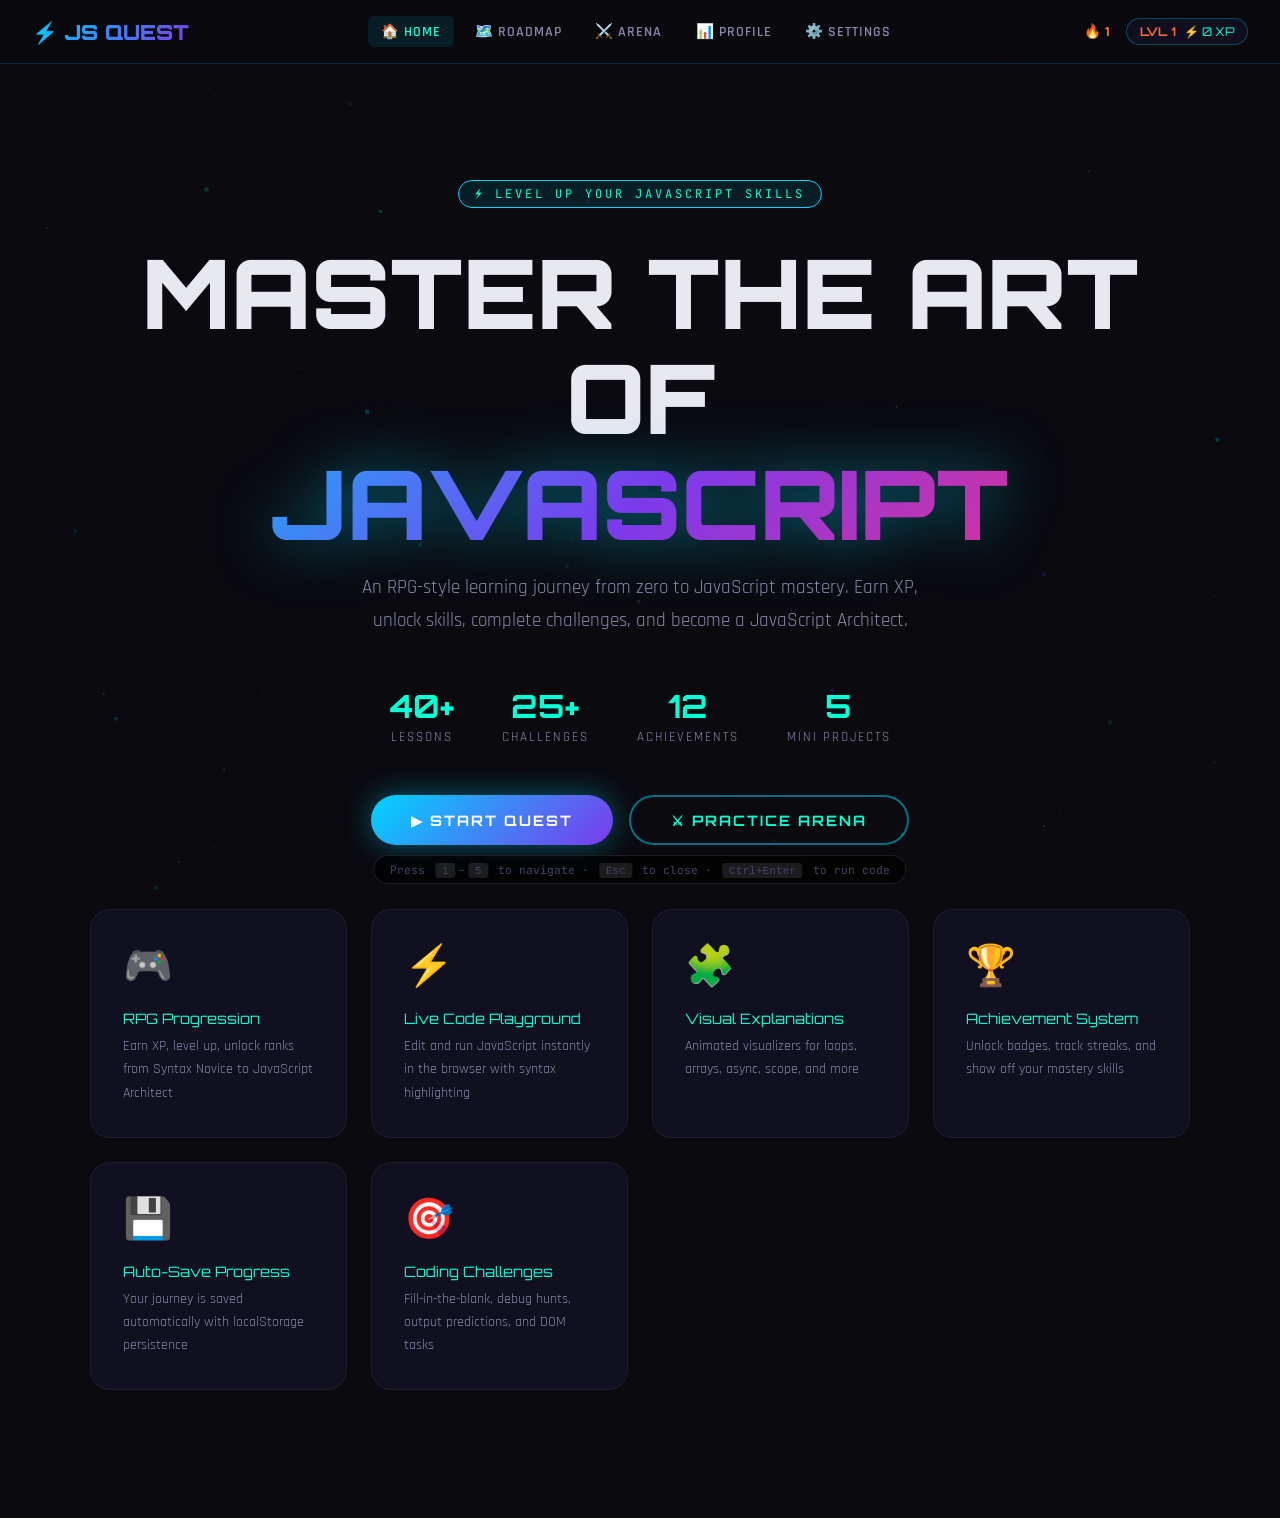
<file: js-roadmap.html>
<!DOCTYPE html>
<html lang="en">
<head>
<meta charset="UTF-8">
<meta name="viewport" content="width=device-width, initial-scale=1.0, maximum-scale=1.0, viewport-fit=cover">
<title>JS QUEST — Master JavaScript</title>
<link rel="preconnect" href="https://fonts.googleapis.com">
<link href="https://fonts.googleapis.com/css2?family=Orbitron:wght@400;700;900&family=JetBrains+Mono:wght@300;400;700&family=Rajdhani:wght@300;400;600;700&display=swap" rel="stylesheet">
<style>
/* ============================================
   CSS VARIABLES & RESET
   ============================================ */
:root {
  --bg-primary: #0a0a0f;
  --bg-secondary: #0f0f1a;
  --bg-card: rgba(15,15,30,0.85);
  --bg-glass: rgba(20,20,45,0.6);
  --accent-blue: #00d4ff;
  --accent-purple: #7c3aed;
  --accent-cyan: #06ffd4;
  --accent-orange: #ff6b35;
  --accent-green: #00ff88;
  --accent-pink: #ff2d78;
  --text-primary: #e8e8f0;
  --text-secondary: #8888aa;
  --text-dim: #444466;
  --border-glow: rgba(0,212,255,0.3);
  --shadow-neon: 0 0 20px rgba(0,212,255,0.4);
  --shadow-purple: 0 0 20px rgba(124,58,237,0.4);
  --radius: 12px;
  --radius-lg: 20px;
  --transition: 0.3s cubic-bezier(0.4,0,0.2,1);
  --font-display: 'Orbitron', monospace;
  --font-mono: 'JetBrains Mono', monospace;
  --font-body: 'Rajdhani', sans-serif;
}
[data-theme="light"] {
  --bg-primary: #f0f0f8;
  --bg-secondary: #e4e4f0;
  --bg-card: rgba(255,255,255,0.9);
  --bg-glass: rgba(230,230,250,0.7);
  --text-primary: #1a1a2e;
  --text-secondary: #444466;
  --text-dim: #9999bb;
  --border-glow: rgba(0,150,200,0.3);
}
*, *::before, *::after { box-sizing: border-box; margin: 0; padding: 0; }
html { scroll-behavior: smooth; }
body {
  font-family: var(--font-body);
  background: var(--bg-primary);
  color: var(--text-primary);
  min-height: 100vh;
  overflow-x: hidden;
  transition: background var(--transition), color var(--transition);
}
/* ============================================
   ANIMATED BACKGROUND
   ============================================ */
#bg-canvas {
  position: fixed; top:0; left:0; width:100%; height:100%;
  z-index: 0; pointer-events: none; opacity: 0.4;
}
/* ============================================
   LAYOUT
   ============================================ */
#app { position: relative; z-index: 1; }
/* ============================================
   NAVIGATION
   ============================================ */
nav {
  position: fixed; top:0; left:0; right:0; z-index: 1000;
  display: flex; align-items: center; justify-content: space-between;
  padding: 0 2rem; height: 64px;
  background: rgba(10,10,15,0.9);
  backdrop-filter: blur(20px);
  border-bottom: 1px solid rgba(0,212,255,0.15);
}
.nav-logo {
  font-family: var(--font-display);
  font-size: 1.3rem; font-weight: 900;
  background: linear-gradient(135deg, var(--accent-blue), var(--accent-purple));
  -webkit-background-clip: text; -webkit-text-fill-color: transparent;
  cursor: pointer;
}
.nav-links { display: flex; gap: 0.5rem; }
.nav-btn {
  background: transparent; border: none;
  color: var(--text-secondary); font-family: var(--font-body);
  font-size: 0.9rem; font-weight: 600; padding: 0.4rem 0.8rem;
  cursor: pointer; border-radius: 6px;
  transition: var(--transition); letter-spacing: 1px; text-transform: uppercase;
}
.nav-btn:hover, .nav-btn.active { color: var(--accent-cyan); background: rgba(0,212,255,0.1); }
.nav-right { display: flex; align-items: center; gap: 1rem; }
.xp-badge {
  display: flex; align-items: center; gap: 0.5rem;
  background: var(--bg-glass); border: 1px solid var(--border-glow);
  border-radius: 20px; padding: 0.3rem 0.8rem;
  font-family: var(--font-display); font-size: 0.75rem;
}
.xp-badge .level { color: var(--accent-orange); font-weight: 700; }
.xp-badge .xp-val { color: var(--accent-cyan); }
.streak-badge {
  display: flex; align-items: center; gap: 0.3rem;
  color: var(--accent-orange); font-size: 0.85rem; font-weight: 700;
}
/* ============================================
   PAGES
   ============================================ */
.page { display: none; min-height: 100vh; padding-top: 64px; }
.page.active { display: block; }
/* Landing overrides - flexbox layout */
#page-landing.active { display: flex; flex-direction: column; }
/* ============================================
   LANDING PAGE
   ============================================ */
#page-landing {
  display: flex; flex-direction: column; align-items: center;
  justify-content: center; text-align: center; padding: 80px 2rem 4rem;
  min-height: 100vh; position: relative;
}
.hero-tag {
  display: inline-block;
  background: rgba(0,212,255,0.1); border: 1px solid var(--accent-blue);
  color: var(--accent-cyan); font-family: var(--font-mono);
  font-size: 0.75rem; padding: 0.3rem 1rem; border-radius: 20px;
  letter-spacing: 3px; text-transform: uppercase; margin-bottom: 2rem;
  animation: pulse-border 2s infinite;
}
@keyframes pulse-border {
  0%,100% { box-shadow: 0 0 5px rgba(0,212,255,0.3); }
  50% { box-shadow: 0 0 20px rgba(0,212,255,0.8); }
}
.hero-title {
  font-family: var(--font-display);
  font-size: clamp(3rem, 8vw, 6rem); font-weight: 900;
  line-height: 1.1; margin-bottom: 1rem;
}
.hero-title .line1 { color: var(--text-primary); display: block; }
.hero-title .line2 {
  display: block;
  background: linear-gradient(135deg, var(--accent-blue) 0%, var(--accent-purple) 50%, var(--accent-pink) 100%);
  -webkit-background-clip: text; -webkit-text-fill-color: transparent;
  filter: drop-shadow(0 0 30px rgba(0,212,255,0.5));
}
.hero-sub {
  font-size: 1.2rem; color: var(--text-secondary);
  max-width: 600px; line-height: 1.7; margin-bottom: 3rem;
}
.hero-stats {
  display: flex; gap: 3rem; justify-content: center;
  margin-bottom: 3rem; flex-wrap: wrap;
}
.hero-stat { text-align: center; }
.hero-stat .num {
  font-family: var(--font-display); font-size: 2rem; font-weight: 700;
  color: var(--accent-cyan); display: block;
}
.hero-stat .label { font-size: 0.8rem; color: var(--text-secondary); text-transform: uppercase; letter-spacing: 2px; }
.cta-group { display: flex; gap: 1rem; flex-wrap: wrap; justify-content: center; }
.btn-primary {
  background: linear-gradient(135deg, var(--accent-blue), var(--accent-purple));
  border: none; color: white; font-family: var(--font-display);
  font-size: 0.9rem; font-weight: 700; padding: 0.9rem 2.5rem;
  border-radius: 50px; cursor: pointer; letter-spacing: 2px;
  text-transform: uppercase; transition: var(--transition);
  box-shadow: 0 0 30px rgba(0,212,255,0.4);
}
.btn-primary:hover { transform: translateY(-3px) scale(1.05); box-shadow: 0 0 50px rgba(0,212,255,0.7); }
.btn-secondary {
  background: transparent;
  border: 2px solid rgba(0,212,255,0.5); color: var(--accent-cyan);
  font-family: var(--font-display); font-size: 0.9rem; font-weight: 700;
  padding: 0.9rem 2.5rem; border-radius: 50px; cursor: pointer;
  letter-spacing: 2px; text-transform: uppercase; transition: var(--transition);
}
.btn-secondary:hover { background: rgba(0,212,255,0.1); border-color: var(--accent-cyan); transform: translateY(-3px); }
/* Feature cards */
.features-grid {
  display: grid; grid-template-columns: repeat(auto-fit, minmax(220px,1fr));
  gap: 1.5rem; max-width: 1100px; width: 100%; margin: 5rem auto 0;
}
.feat-card {
  background: var(--bg-glass); border: 1px solid rgba(255,255,255,0.06);
  border-radius: var(--radius-lg); padding: 2rem;
  transition: var(--transition); backdrop-filter: blur(10px);
  text-align: left;
}
.feat-card:hover { transform: translateY(-8px); border-color: var(--border-glow); box-shadow: var(--shadow-neon); }
.feat-icon { font-size: 2.5rem; margin-bottom: 1rem; display: block; }
.feat-title { font-family: var(--font-display); font-size: 0.9rem; color: var(--accent-cyan); margin-bottom: 0.5rem; }
.feat-desc { font-size: 0.9rem; color: var(--text-secondary); line-height: 1.6; }
/* ============================================
   ROADMAP PAGE
   ============================================ */
#page-roadmap { padding: 80px 2rem 4rem; }
.roadmap-header {
  text-align: center; padding: 3rem 0 2rem;
}
.page-title {
  font-family: var(--font-display); font-size: 2.5rem; font-weight: 900;
  background: linear-gradient(135deg, var(--accent-blue), var(--accent-purple));
  -webkit-background-clip: text; -webkit-text-fill-color: transparent;
  margin-bottom: 0.5rem;
}
.page-sub { color: var(--text-secondary); font-size: 1rem; }
/* Player card */
.player-card {
  max-width: 800px; margin: 2rem auto;
  background: var(--bg-glass); border: 1px solid var(--border-glow);
  border-radius: var(--radius-lg); padding: 2rem;
  backdrop-filter: blur(10px);
  display: grid; grid-template-columns: auto 1fr auto; gap: 2rem; align-items: center;
}
.player-avatar {
  width: 80px; height: 80px; border-radius: 50%;
  background: linear-gradient(135deg, var(--accent-purple), var(--accent-blue));
  display: flex; align-items: center; justify-content: center;
  font-size: 2.5rem; border: 3px solid var(--accent-cyan);
  box-shadow: 0 0 20px rgba(0,212,255,0.5);
  animation: avatar-pulse 3s infinite;
}
@keyframes avatar-pulse {
  0%,100% { box-shadow: 0 0 20px rgba(0,212,255,0.5); }
  50% { box-shadow: 0 0 40px rgba(0,212,255,0.9), 0 0 60px rgba(124,58,237,0.5); }
}
.player-info h2 { font-family: var(--font-display); font-size: 1.2rem; color: var(--text-primary); }
.player-rank { color: var(--accent-orange); font-size: 0.85rem; font-weight: 700; margin-bottom: 0.8rem; letter-spacing: 2px; }
.xp-bar-wrap { background: rgba(255,255,255,0.05); border-radius: 10px; height: 8px; overflow: hidden; }
.xp-bar-fill {
  height: 100%; background: linear-gradient(90deg, var(--accent-blue), var(--accent-purple), var(--accent-cyan));
  border-radius: 10px; transition: width 1s cubic-bezier(0.4,0,0.2,1);
  position: relative; overflow: hidden;
}
.xp-bar-fill::after {
  content: ''; position: absolute; top: 0; left: -100%; width: 100%; height: 100%;
  background: linear-gradient(90deg, transparent, rgba(255,255,255,0.4), transparent);
  animation: shimmer 2s infinite;
}
@keyframes shimmer { to { left: 100%; } }
.player-stats-mini {
  display: grid; grid-template-columns: 1fr 1fr; gap: 0.8rem;
  text-align: center;
}
.stat-mini .val { font-family: var(--font-display); font-size: 1.3rem; color: var(--accent-cyan); display: block; }
.stat-mini .lbl { font-size: 0.7rem; color: var(--text-secondary); text-transform: uppercase; letter-spacing: 1px; }
/* Roadmap sections */
.roadmap-section { max-width: 1100px; margin: 3rem auto; }
.section-header {
  display: flex; align-items: center; gap: 1rem; margin-bottom: 2rem;
  padding-bottom: 1rem; border-bottom: 1px solid rgba(255,255,255,0.06);
}
.section-badge {
  background: linear-gradient(135deg, var(--accent-blue), var(--accent-purple));
  border-radius: 8px; padding: 0.4rem 0.8rem;
  font-family: var(--font-display); font-size: 0.65rem; color: white;
  text-transform: uppercase; letter-spacing: 2px; white-space: nowrap;
}
.section-title { font-family: var(--font-display); font-size: 1.2rem; color: var(--text-primary); }
.section-prog { margin-left: auto; color: var(--text-secondary); font-size: 0.85rem; font-family: var(--font-mono); }
/* Lesson nodes grid */
.lessons-grid {
  display: grid;
  grid-template-columns: repeat(auto-fill, minmax(200px,1fr));
  gap: 1rem;
}
.lesson-node {
  background: var(--bg-glass); border: 1px solid rgba(255,255,255,0.06);
  border-radius: var(--radius); padding: 1.2rem;
  cursor: pointer; transition: var(--transition);
  position: relative; overflow: hidden;
  backdrop-filter: blur(5px);
}
.lesson-node::before {
  content: ''; position: absolute; top: 0; left: 0; right: 0; height: 3px;
  background: linear-gradient(90deg, var(--accent-blue), var(--accent-purple));
  transform: scaleX(0); transform-origin: left;
  transition: transform var(--transition);
}
.lesson-node:hover::before { transform: scaleX(1); }
.lesson-node:hover { transform: translateY(-4px); border-color: var(--border-glow); box-shadow: var(--shadow-neon); }
.lesson-node.completed {
  border-color: rgba(0,255,136,0.4);
  background: rgba(0,255,136,0.05);
}
.lesson-node.completed::before { transform: scaleX(1); background: var(--accent-green); }
.lesson-node.locked { opacity: 0.4; cursor: not-allowed; filter: grayscale(0.5); }
.lesson-node.locked:hover { transform: none; box-shadow: none; }
.lesson-node.current {
  border-color: rgba(0,212,255,0.6);
  animation: current-pulse 2s infinite;
}
@keyframes current-pulse {
  0%,100% { box-shadow: 0 0 10px rgba(0,212,255,0.3); }
  50% { box-shadow: 0 0 25px rgba(0,212,255,0.7); }
}
.node-icon { font-size: 1.8rem; margin-bottom: 0.6rem; display: block; }
.node-title { font-family: var(--font-display); font-size: 0.75rem; color: var(--text-primary); margin-bottom: 0.4rem; letter-spacing: 1px; }
.node-meta { display: flex; justify-content: space-between; align-items: center; margin-top: 0.8rem; }
.node-xp { font-family: var(--font-mono); font-size: 0.7rem; color: var(--accent-orange); }
.node-diff { font-size: 0.65rem; padding: 0.15rem 0.4rem; border-radius: 4px; font-weight: 700; text-transform: uppercase; letter-spacing: 1px; }
.diff-easy { background: rgba(0,255,136,0.15); color: var(--accent-green); }
.diff-medium { background: rgba(0,212,255,0.15); color: var(--accent-blue); }
.diff-hard { background: rgba(255,45,120,0.15); color: var(--accent-pink); }
.node-status { position: absolute; top: 0.7rem; right: 0.7rem; font-size: 0.85rem; }
.node-time { font-size: 0.65rem; color: var(--text-dim); margin-top: 0.3rem; }
/* ============================================
   LESSON VIEWER
   ============================================ */
#page-lesson { padding: 80px 0 4rem; }
.lesson-layout {
  display: grid; grid-template-columns: 280px 1fr;
  min-height: calc(100vh - 64px); gap: 0;
}
.lesson-sidebar {
  background: var(--bg-secondary); border-right: 1px solid rgba(255,255,255,0.06);
  padding: 2rem 1rem; overflow-y: auto; position: sticky; top: 64px;
  height: calc(100vh - 64px);
}
.sidebar-title { font-family: var(--font-display); font-size: 0.7rem; color: var(--text-dim); text-transform: uppercase; letter-spacing: 3px; margin-bottom: 1rem; }
.sidebar-item {
  display: flex; align-items: center; gap: 0.7rem;
  padding: 0.7rem 0.8rem; border-radius: 8px; cursor: pointer;
  transition: var(--transition); font-size: 0.85rem; color: var(--text-secondary);
  margin-bottom: 0.2rem;
}
.sidebar-item:hover { background: rgba(255,255,255,0.05); color: var(--text-primary); }
.sidebar-item.active { background: rgba(0,212,255,0.1); color: var(--accent-cyan); border-left: 3px solid var(--accent-cyan); }
.sidebar-item.done { color: var(--accent-green); }
.sidebar-item .si-icon { font-size: 1rem; width: 20px; text-align: center; }
.lesson-content { padding: 3rem; overflow-y: auto; }
.lesson-title { font-family: var(--font-display); font-size: 2rem; margin-bottom: 0.5rem; }
.lesson-meta-bar {
  display: flex; gap: 1rem; margin-bottom: 2rem; flex-wrap: wrap; align-items: center;
}
.lesson-meta-bar span { font-size: 0.8rem; color: var(--text-secondary); }
.lesson-meta-bar .badge {
  font-family: var(--font-mono); font-size: 0.7rem; padding: 0.2rem 0.6rem;
  border-radius: 4px; background: rgba(0,212,255,0.1); color: var(--accent-cyan); border: 1px solid rgba(0,212,255,0.3);
}
/* Theory sections */
.theory-block { margin-bottom: 2.5rem; }
.theory-block h3 { font-family: var(--font-display); font-size: 1rem; color: var(--accent-cyan); margin-bottom: 1rem; letter-spacing: 1px; }
.theory-block p { color: var(--text-secondary); line-height: 1.8; font-size: 0.95rem; margin-bottom: 1rem; }
.theory-block ul { color: var(--text-secondary); font-size: 0.95rem; padding-left: 1.5rem; line-height: 2; }
/* Code blocks */
.code-block {
  background: #070710; border: 1px solid rgba(255,255,255,0.08);
  border-radius: var(--radius); overflow: hidden; margin: 1.5rem 0;
}
.code-header {
  display: flex; align-items: center; justify-content: space-between;
  background: rgba(255,255,255,0.03); padding: 0.6rem 1rem; border-bottom: 1px solid rgba(255,255,255,0.06);
}
.code-lang { font-family: var(--font-mono); font-size: 0.7rem; color: var(--accent-purple); text-transform: uppercase; letter-spacing: 2px; }
.code-run-btn {
  background: linear-gradient(135deg, var(--accent-green), #00cc66);
  border: none; color: #000; font-family: var(--font-mono); font-size: 0.7rem;
  font-weight: 700; padding: 0.3rem 0.8rem; border-radius: 4px; cursor: pointer;
  transition: var(--transition); text-transform: uppercase; letter-spacing: 1px;
}
.code-run-btn:hover { transform: scale(1.05); box-shadow: 0 0 15px rgba(0,255,136,0.4); }
.code-editor {
  font-family: var(--font-mono); font-size: 0.85rem; line-height: 1.7;
  background: transparent; border: none; outline: none; resize: none;
  width: 100%; padding: 1.2rem; color: var(--text-primary);
  caret-color: var(--accent-cyan);
}
.code-output {
  background: rgba(0,0,0,0.4); border-top: 1px solid rgba(255,255,255,0.06);
  padding: 1rem; font-family: var(--font-mono); font-size: 0.82rem;
  color: var(--accent-green); min-height: 60px; white-space: pre-wrap;
}
.code-output.error { color: var(--accent-pink); }
/* Interactive demos */
.demo-box {
  background: var(--bg-glass); border: 1px solid rgba(255,255,255,0.08);
  border-radius: var(--radius); padding: 2rem; margin: 1.5rem 0;
  backdrop-filter: blur(5px);
}
.demo-title { font-family: var(--font-display); font-size: 0.8rem; color: var(--accent-orange); text-transform: uppercase; letter-spacing: 2px; margin-bottom: 1.5rem; }
/* Array visualizer */
.array-viz { display: flex; gap: 0.5rem; flex-wrap: wrap; margin: 1rem 0; }
.array-cell {
  width: 52px; height: 52px; background: rgba(0,212,255,0.1);
  border: 2px solid rgba(0,212,255,0.4); border-radius: 8px;
  display: flex; align-items: center; justify-content: center;
  font-family: var(--font-mono); font-size: 0.9rem; color: var(--accent-cyan);
  font-weight: 700; transition: var(--transition); cursor: pointer;
  position: relative;
}
.array-cell:hover { background: rgba(0,212,255,0.2); transform: scale(1.1); }
.array-cell.highlight { background: rgba(0,255,136,0.2); border-color: var(--accent-green); color: var(--accent-green); animation: cell-pop 0.3s ease; }
@keyframes cell-pop { 0% { transform: scale(0.8); } 60% { transform: scale(1.2); } 100% { transform: scale(1); } }
.array-index { position: absolute; bottom: -20px; font-size: 0.6rem; color: var(--text-dim); }
/* Loop visualizer */
.loop-viz { display: flex; flex-direction: column; gap: 0.5rem; }
.loop-step {
  display: flex; align-items: center; gap: 1rem; padding: 0.7rem 1rem;
  background: rgba(255,255,255,0.03); border-radius: 8px; border-left: 3px solid transparent;
  transition: var(--transition); font-family: var(--font-mono); font-size: 0.85rem;
}
.loop-step.active { border-left-color: var(--accent-cyan); background: rgba(0,212,255,0.08); color: var(--accent-cyan); }
.loop-step.done { border-left-color: var(--accent-green); color: var(--accent-green); opacity: 0.7; }
/* Scope diagram */
.scope-viz { position: relative; padding: 1rem; }
.scope-box {
  border: 2px dashed; border-radius: var(--radius); padding: 1.5rem;
  margin: 0.5rem; position: relative;
}
.scope-box.global { border-color: rgba(0,212,255,0.5); }
.scope-box.function { border-color: rgba(124,58,237,0.5); margin: 1rem; }
.scope-box.block { border-color: rgba(255,107,53,0.5); margin: 1rem; }
.scope-label { position: absolute; top: -12px; left: 10px; font-family: var(--font-mono); font-size: 0.7rem; padding: 0 0.5rem; background: var(--bg-primary); }
.scope-box.global .scope-label { color: var(--accent-cyan); }
.scope-box.function .scope-label { color: var(--accent-purple); }
.scope-box.block .scope-label { color: var(--accent-orange); }
/* Event loop viz */
.event-loop-viz { display: grid; grid-template-columns: 1fr 1fr 1fr; gap: 1rem; }
.el-box { background: rgba(255,255,255,0.03); border-radius: var(--radius); padding: 1rem; }
.el-box-title { font-family: var(--font-display); font-size: 0.65rem; color: var(--text-dim); text-transform: uppercase; letter-spacing: 2px; margin-bottom: 0.8rem; text-align: center; }
.el-item { background: rgba(0,212,255,0.1); border: 1px solid rgba(0,212,255,0.3); border-radius: 6px; padding: 0.4rem 0.7rem; margin-bottom: 0.4rem; font-family: var(--font-mono); font-size: 0.75rem; color: var(--accent-cyan); transition: var(--transition); }
.el-item.web-api { background: rgba(124,58,237,0.1); border-color: rgba(124,58,237,0.3); color: var(--accent-purple); }
.el-item.callback { background: rgba(255,107,53,0.1); border-color: rgba(255,107,53,0.3); color: var(--accent-orange); }
/* Complete lesson btn */
.lesson-complete-btn {
  width: 100%; padding: 1rem;
  background: linear-gradient(135deg, var(--accent-green), #00cc66);
  border: none; color: #000; font-family: var(--font-display);
  font-size: 1rem; font-weight: 700; border-radius: var(--radius);
  cursor: pointer; transition: var(--transition); letter-spacing: 2px;
  text-transform: uppercase; margin-top: 3rem;
}
.lesson-complete-btn:hover { transform: translateY(-3px); box-shadow: 0 0 30px rgba(0,255,136,0.5); }
/* Lesson prev/next nav */
.lesson-nav-bar {
  display: flex; gap: 1rem; margin-top: 1.2rem;
}
.lesson-nav-btn {
  flex: 1; display: flex; align-items: center; gap: 0.8rem;
  padding: 0.85rem 1.2rem;
  background: var(--bg-glass); border: 1px solid rgba(255,255,255,0.08);
  border-radius: var(--radius); cursor: pointer;
  transition: var(--transition); backdrop-filter: blur(6px);
  font-family: var(--font-body); color: var(--text-primary);
  text-align: left; min-width: 0;
}
.lesson-nav-btn:hover:not(:disabled) {
  border-color: var(--border-glow);
  background: rgba(0,212,255,0.08);
  transform: translateY(-3px);
  box-shadow: var(--shadow-neon);
}
.lesson-nav-btn:disabled { opacity: 0.25; cursor: not-allowed; }
.lesson-nav-btn.next { flex-direction: row-reverse; text-align: right; }
.lesson-nav-arrow {
  font-size: 1.3rem; flex-shrink: 0;
  color: var(--accent-cyan);
}
.lesson-nav-meta {
  font-family: var(--font-mono); font-size: 0.6rem;
  color: var(--text-dim); text-transform: uppercase;
  letter-spacing: 2px; margin-bottom: 0.2rem;
}
.lesson-nav-label {
  font-size: 0.88rem; font-weight: 600;
  color: var(--text-primary); white-space: nowrap;
  overflow: hidden; text-overflow: ellipsis;
}
/* ============================================
   PRACTICE ARENA
   ============================================ */
#page-practice { padding: 80px 2rem 4rem; }
.challenges-grid {
  display: grid; grid-template-columns: repeat(auto-fill, minmax(300px,1fr));
  gap: 1.5rem; max-width: 1100px; margin: 2rem auto;
}
.challenge-card {
  background: var(--bg-glass); border: 1px solid rgba(255,255,255,0.06);
  border-radius: var(--radius-lg); padding: 1.8rem;
  cursor: pointer; transition: var(--transition); backdrop-filter: blur(5px);
  position: relative; overflow: hidden;
}
.challenge-card::after {
  content: ''; position: absolute; top: 0; right: 0;
  width: 80px; height: 80px; border-radius: 50%;
  background: radial-gradient(circle, rgba(0,212,255,0.1) 0%, transparent 70%);
  transform: translate(20px,-20px);
}
.challenge-card:hover { transform: translateY(-6px); border-color: var(--border-glow); box-shadow: var(--shadow-neon); }
.challenge-card.solved { border-color: rgba(0,255,136,0.4); background: rgba(0,255,136,0.03); }
.ch-type {
  font-family: var(--font-mono); font-size: 0.65rem; color: var(--accent-purple);
  text-transform: uppercase; letter-spacing: 2px; margin-bottom: 0.8rem;
}
.ch-title { font-family: var(--font-display); font-size: 1rem; margin-bottom: 0.7rem; color: var(--text-primary); }
.ch-desc { font-size: 0.88rem; color: var(--text-secondary); line-height: 1.6; margin-bottom: 1.2rem; }
.ch-footer { display: flex; justify-content: space-between; align-items: center; }
.ch-xp { font-family: var(--font-display); font-size: 0.8rem; color: var(--accent-orange); }
.ch-diff { font-size: 0.7rem; font-weight: 700; text-transform: uppercase; letter-spacing: 1px; }
/* Challenge modal */
.modal-overlay {
  display: none; position: fixed; top:0; left:0; right:0; bottom:0;
  background: rgba(0,0,0,0.8); z-index: 2000; align-items: center; justify-content: center;
  backdrop-filter: blur(5px);
}
.modal-overlay.open { display: flex; }
.modal-box {
  background: var(--bg-secondary); border: 1px solid var(--border-glow);
  border-radius: var(--radius-lg); padding: 2rem; max-width: 750px; width: 95vw;
  max-height: 90vh; overflow-y: auto; box-shadow: var(--shadow-neon);
  animation: modal-in 0.3s ease;
}
@keyframes modal-in { from { transform: scale(0.9) translateY(20px); opacity: 0; } to { transform: scale(1); opacity: 1; } }
.modal-header { display: flex; justify-content: space-between; align-items: flex-start; margin-bottom: 1.5rem; }
.modal-close { background: transparent; border: none; color: var(--text-secondary); font-size: 1.5rem; cursor: pointer; transition: var(--transition); }
.modal-close:hover { color: var(--accent-pink); transform: rotate(90deg); }
.modal-prompt { background: rgba(255,255,255,0.03); border: 1px solid rgba(255,255,255,0.08); border-radius: var(--radius); padding: 1.2rem; margin-bottom: 1.5rem; font-size: 0.9rem; color: var(--text-secondary); line-height: 1.7; }
.modal-actions { display: flex; gap: 1rem; margin-top: 1rem; flex-wrap: wrap; }
.btn-sm {
  padding: 0.5rem 1.2rem; font-family: var(--font-display); font-size: 0.75rem;
  font-weight: 700; border-radius: 6px; cursor: pointer; border: none;
  text-transform: uppercase; letter-spacing: 1px; transition: var(--transition);
}
.btn-run { background: var(--accent-green); color: #000; }
.btn-run:hover { box-shadow: 0 0 15px rgba(0,255,136,0.5); transform: scale(1.05); }
.btn-hint { background: rgba(255,107,53,0.2); color: var(--accent-orange); border: 1px solid rgba(255,107,53,0.4); }
.btn-hint:hover { background: rgba(255,107,53,0.3); }
.btn-solution { background: rgba(124,58,237,0.2); color: var(--accent-purple); border: 1px solid rgba(124,58,237,0.4); }
.btn-solution:hover { background: rgba(124,58,237,0.3); }
.feedback-box {
  margin-top: 1rem; padding: 1rem; border-radius: var(--radius);
  font-family: var(--font-mono); font-size: 0.85rem; display: none;
}
.feedback-box.success { background: rgba(0,255,136,0.1); border: 1px solid rgba(0,255,136,0.3); color: var(--accent-green); display: block; }
.feedback-box.error { background: rgba(255,45,120,0.1); border: 1px solid rgba(255,45,120,0.3); color: var(--accent-pink); display: block; }
/* ============================================
   PROFILE / PROGRESS PAGE
   ============================================ */
#page-profile { padding: 80px 2rem 4rem; }
.profile-grid { display: grid; grid-template-columns: 340px 1fr; gap: 2rem; max-width: 1100px; margin: 2rem auto; }
.profile-left { display: flex; flex-direction: column; gap: 1.5rem; }
.profile-card {
  background: var(--bg-glass); border: 1px solid var(--border-glow);
  border-radius: var(--radius-lg); padding: 2rem; text-align: center; backdrop-filter: blur(10px);
}
.profile-avatar {
  width: 100px; height: 100px; border-radius: 50%;
  background: linear-gradient(135deg, var(--accent-purple), var(--accent-blue), var(--accent-cyan));
  display: flex; align-items: center; justify-content: center;
  font-size: 3rem; margin: 0 auto 1.2rem; border: 4px solid var(--accent-cyan);
  box-shadow: 0 0 30px rgba(0,212,255,0.5);
}
.profile-name { font-family: var(--font-display); font-size: 1.3rem; margin-bottom: 0.3rem; }
.profile-rank-badge {
  display: inline-block; background: rgba(255,107,53,0.15); border: 1px solid rgba(255,107,53,0.4);
  color: var(--accent-orange); font-size: 0.8rem; font-weight: 700;
  padding: 0.3rem 0.8rem; border-radius: 20px; letter-spacing: 2px; margin-bottom: 1.5rem;
}
.profile-stats { display: grid; grid-template-columns: 1fr 1fr; gap: 1rem; text-align: center; }
.pstat { background: rgba(255,255,255,0.03); border-radius: 8px; padding: 0.8rem; }
.pstat .val { font-family: var(--font-display); font-size: 1.5rem; display: block; }
.pstat .val.blue { color: var(--accent-cyan); }
.pstat .val.purple { color: var(--accent-purple); }
.pstat .val.orange { color: var(--accent-orange); }
.pstat .val.green { color: var(--accent-green); }
.pstat .lbl { font-size: 0.7rem; color: var(--text-secondary); text-transform: uppercase; letter-spacing: 1px; }
/* Achievements */
.achievements-grid { display: grid; grid-template-columns: repeat(auto-fill, minmax(150px,1fr)); gap: 1rem; }
.ach-card {
  background: var(--bg-glass); border: 1px solid rgba(255,255,255,0.06);
  border-radius: var(--radius); padding: 1.2rem; text-align: center;
  transition: var(--transition); backdrop-filter: blur(5px);
}
.ach-card.unlocked { border-color: rgba(255,215,0,0.4); background: rgba(255,215,0,0.05); }
.ach-card.locked { opacity: 0.35; filter: grayscale(1); }
.ach-icon { font-size: 2rem; margin-bottom: 0.5rem; display: block; }
.ach-name { font-family: var(--font-display); font-size: 0.65rem; color: var(--text-primary); margin-bottom: 0.3rem; letter-spacing: 1px; }
.ach-desc { font-size: 0.7rem; color: var(--text-secondary); }
/* Skill mastery bars */
.skill-bars { display: flex; flex-direction: column; gap: 1rem; }
.skill-bar-top { display: flex; justify-content: space-between; margin-bottom: 0.4rem; }
.skill-bar-name { font-size: 0.85rem; color: var(--text-primary); }
.skill-bar-pct { font-family: var(--font-mono); font-size: 0.8rem; color: var(--accent-cyan); }
.skill-bar-track { height: 6px; background: rgba(255,255,255,0.05); border-radius: 3px; overflow: hidden; }
.skill-bar-fill { height: 100%; border-radius: 3px; transition: width 1.5s cubic-bezier(0.4,0,0.2,1); }
/* ============================================
   SETTINGS
   ============================================ */
#page-settings { padding: 80px 2rem 4rem; }
.settings-container { max-width: 700px; margin: 2rem auto; }
.settings-section {
  background: var(--bg-glass); border: 1px solid rgba(255,255,255,0.06);
  border-radius: var(--radius-lg); padding: 2rem; margin-bottom: 1.5rem; backdrop-filter: blur(5px);
}
.settings-section h3 { font-family: var(--font-display); font-size: 0.9rem; color: var(--accent-cyan); margin-bottom: 1.5rem; letter-spacing: 2px; text-transform: uppercase; }
.setting-row {
  display: flex; justify-content: space-between; align-items: center;
  padding: 0.8rem 0; border-bottom: 1px solid rgba(255,255,255,0.04);
}
.setting-row:last-child { border-bottom: none; }
.setting-label { font-size: 0.9rem; color: var(--text-primary); }
.setting-desc { font-size: 0.75rem; color: var(--text-secondary); margin-top: 0.2rem; }
/* Toggle */
.toggle { position: relative; width: 48px; height: 26px; }
.toggle input { display: none; }
.toggle-slider {
  position: absolute; top:0; left:0; right:0; bottom:0;
  background: rgba(255,255,255,0.1); border-radius: 13px; cursor: pointer;
  transition: var(--transition);
}
.toggle-slider::before {
  content: ''; position: absolute; width: 20px; height: 20px;
  left: 3px; top: 3px; background: var(--text-secondary); border-radius: 50%;
  transition: var(--transition);
}
.toggle input:checked + .toggle-slider { background: linear-gradient(135deg, var(--accent-blue), var(--accent-purple)); }
.toggle input:checked + .toggle-slider::before { transform: translateX(22px); background: white; }
/* Color pickers */
.color-row { display: flex; gap: 0.8rem; flex-wrap: wrap; }
.color-opt {
  width: 36px; height: 36px; border-radius: 50%; cursor: pointer;
  border: 3px solid transparent; transition: var(--transition);
}
.color-opt:hover, .color-opt.active { border-color: white; transform: scale(1.15); }
/* Reset btn */
.btn-danger {
  background: rgba(255,45,120,0.15); color: var(--accent-pink);
  border: 1px solid rgba(255,45,120,0.4); padding: 0.7rem 1.5rem;
  font-family: var(--font-display); font-size: 0.8rem; font-weight: 700;
  border-radius: var(--radius); cursor: pointer; letter-spacing: 1px; text-transform: uppercase;
  transition: var(--transition);
}
.btn-danger:hover { background: rgba(255,45,120,0.25); box-shadow: 0 0 15px rgba(255,45,120,0.3); }
/* ============================================
   XP POPUP
   ============================================ */
.xp-popup {
  position: fixed; bottom: 2rem; right: 2rem; z-index: 9999;
  background: linear-gradient(135deg, var(--accent-green), #00cc66);
  color: #000; font-family: var(--font-display); font-size: 1.1rem; font-weight: 900;
  padding: 0.8rem 1.5rem; border-radius: 30px;
  box-shadow: 0 0 30px rgba(0,255,136,0.6);
  animation: xp-fly 2.5s ease forwards;
  pointer-events: none; letter-spacing: 2px;
}
@keyframes xp-fly {
  0% { opacity: 0; transform: translateY(20px) scale(0.8); }
  20% { opacity: 1; transform: translateY(0) scale(1.05); }
  70% { opacity: 1; transform: translateY(-20px); }
  100% { opacity: 0; transform: translateY(-60px); }
}
/* Achievement popup */
.ach-popup {
  position: fixed; bottom: 2rem; left: 2rem; z-index: 9999;
  background: var(--bg-secondary); border: 2px solid gold;
  border-radius: var(--radius); padding: 1rem 1.5rem;
  box-shadow: 0 0 30px rgba(255,215,0,0.4);
  animation: ach-slide 3s ease forwards;
  pointer-events: none; display: flex; gap: 1rem; align-items: center;
  max-width: 300px;
}
@keyframes ach-slide {
  0% { opacity: 0; transform: translateX(-50px); }
  15% { opacity: 1; transform: translateX(0); }
  75% { opacity: 1; }
  100% { opacity: 0; transform: translateX(-50px); }
}
.ach-popup-icon { font-size: 2rem; }
.ach-popup-text .label { font-size: 0.65rem; color: gold; text-transform: uppercase; letter-spacing: 2px; }
.ach-popup-text .name { font-family: var(--font-display); font-size: 0.9rem; color: var(--text-primary); }
/* ============================================
   KEYBOARD SHORTCUT HINT
   ============================================ */
.shortcut-hint {
  position: fixed; bottom: 1rem; left: 50%; transform: translateX(-50%);
  background: rgba(0,0,0,0.7); border: 1px solid rgba(255,255,255,0.1);
  color: var(--text-dim); font-family: var(--font-mono); font-size: 0.7rem;
  padding: 0.4rem 1rem; border-radius: 20px; z-index: 100;
  pointer-events: none;
}
kbd { background: rgba(255,255,255,0.1); border-radius: 3px; padding: 0.1rem 0.4rem; margin: 0 0.2rem; }
/* ============================================
   SECTION HEADINGS (profile/settings)
   ============================================ */
.section-heading {
  font-family: var(--font-display); font-size: 0.8rem; color: var(--text-dim);
  text-transform: uppercase; letter-spacing: 3px; margin-bottom: 1.5rem;
  padding-bottom: 0.5rem; border-bottom: 1px solid rgba(255,255,255,0.05);
}
.card-block {
  background: var(--bg-glass); border: 1px solid rgba(255,255,255,0.06);
  border-radius: var(--radius-lg); padding: 2rem; backdrop-filter: blur(5px); margin-bottom: 1.5rem;
}
/* ============================================
   RESPONSIVE
   ============================================ */
@media (max-width: 900px) {
  .lesson-layout { grid-template-columns: 1fr; }
  .lesson-sidebar { display: none; }
  .profile-grid { grid-template-columns: 1fr; }
  .player-card { grid-template-columns: 1fr; text-align: center; }
  .player-stats-mini { grid-template-columns: repeat(4,1fr); }
}
@media (max-width: 600px) {
  nav { padding: 0 1rem; }
  .nav-links .nav-btn span { display: none; }
  .hero-title { font-size: 2.5rem; }
  .hero-stats { gap: 1.5rem; }
  .lesson-content { padding: 1.5rem; }
  .event-loop-viz { grid-template-columns: 1fr; }
}
/* ============================================
   SCROLLBAR
   ============================================ */
::-webkit-scrollbar { width: 6px; }
::-webkit-scrollbar-track { background: var(--bg-primary); }
::-webkit-scrollbar-thumb { background: rgba(0,212,255,0.3); border-radius: 3px; }
::-webkit-scrollbar-thumb:hover { background: rgba(0,212,255,0.6); }

/* ============================================
   IOS / MOBILE TOUCH FIXES
   ============================================ */
/* Remove 300ms tap delay on all interactive elements */
a, button, input, select, textarea,
.nav-btn, .nav-logo, .lesson-node, .challenge-card,
.feat-card, .color-opt, .sidebar-item, .btn-primary,
.btn-secondary, .btn-sm, .btn-danger, .code-run-btn,
.lesson-complete-btn, .modal-close, .toggle-slider,
[onclick] {
  touch-action: manipulation;
  -webkit-tap-highlight-color: transparent;
}
/* iOS Safari requires cursor:pointer for click events on non-button divs */
.nav-logo, .lesson-node, .challenge-card, .feat-card,
.color-opt, .sidebar-item, .ach-card {
  cursor: pointer;
}
/* Prevent accidental text selection on tap */
.lesson-node, .challenge-card, .feat-card, .nav-btn,
.btn-primary, .btn-secondary, .sidebar-item, .nav-logo {
  -webkit-user-select: none;
  user-select: none;
}
/* Smooth momentum scrolling in scrollable containers */
.lesson-sidebar, .modal-box, .lesson-content {
  -webkit-overflow-scrolling: touch;
}

/* ============================================
   UTILITY
   ============================================ */
.text-cyan { color: var(--accent-cyan); }
.text-green { color: var(--accent-green); }
.text-orange { color: var(--accent-orange); }
.text-purple { color: var(--accent-purple); }
.mt1 { margin-top: 1rem; }
.mb1 { margin-bottom: 1rem; }
.hidden { display: none !important; }

/* ============================================
   MOBILE NAV & TOUCH TARGET SIZES
   ============================================ */
@media (max-width: 768px) {
  /* Bigger touch targets for nav buttons */
  .nav-btn {
    padding: 0.6rem 0.6rem;
    min-height: 44px;
    min-width: 44px;
    display: flex;
    align-items: center;
    justify-content: center;
  }
  /* Bigger lesson nodes on mobile */
  .lesson-node {
    padding: 1.4rem 1rem;
    min-height: 44px;
  }
  /* Bigger challenge cards tap area */
  .challenge-card {
    padding: 1.6rem;
  }
  /* Bigger code run buttons */
  .code-run-btn {
    padding: 0.5rem 1rem;
    min-height: 36px;
  }
  /* Bigger complete button */
  .lesson-complete-btn {
    padding: 1.2rem;
    font-size: 0.95rem;
  }
  /* Bigger modal close button */
  .modal-close {
    padding: 0.5rem;
    min-width: 44px;
    min-height: 44px;
  }
  /* Make color option dots bigger on touch */
  .color-opt {
    width: 44px;
    height: 44px;
  }
  /* Stack hero stats better on small screens */
  .hero-stats {
    gap: 1.5rem;
  }
  /* Readable code on mobile */
  .code-editor {
    font-size: 0.78rem;
  }
  /* Full-width modal on mobile */
  .modal-box {
    padding: 1.2rem;
    max-height: 95vh;
  }
}

</style>
</head>
<body>

<!-- Animated background -->
<canvas id="bg-canvas"></canvas>

<div id="app">
<!-- ============================================
     NAVIGATION
     ============================================ -->
<nav>
  <div class="nav-logo" onclick="showPage('landing')">⚡ JS QUEST</div>
  <div class="nav-links">
    <button class="nav-btn" onclick="showPage('landing')">🏠 <span>Home</span></button>
    <button class="nav-btn" onclick="showPage('roadmap')">🗺️ <span>Roadmap</span></button>
    <button class="nav-btn" onclick="showPage('practice')">⚔️ <span>Arena</span></button>
    <button class="nav-btn" onclick="showPage('profile')">📊 <span>Profile</span></button>
    <button class="nav-btn" onclick="showPage('settings')">⚙️ <span>Settings</span></button>
  </div>
  <div class="nav-right">
    <div class="streak-badge">🔥 <span id="nav-streak">0</span></div>
    <div class="xp-badge">
      <span class="level">LVL <span id="nav-level">1</span></span>
      <span class="xp-val">⚡ <span id="nav-xp">0</span> XP</span>
    </div>
  </div>
</nav>

<!-- ============================================
     LANDING PAGE
     ============================================ -->
<div id="page-landing" class="page active">
  <div style="padding-top:80px; min-height:100vh; display:flex; flex-direction:column; align-items:center; justify-content:center; text-align:center; padding:100px 2rem 4rem; width:100%;">
    <div class="hero-tag">⚡ LEVEL UP YOUR JAVASCRIPT SKILLS</div>
    <h1 class="hero-title">
      <span class="line1">MASTER THE ART OF</span>
      <span class="line2">JAVASCRIPT</span>
    </h1>
    <p class="hero-sub">An RPG-style learning journey from zero to JavaScript mastery. Earn XP, unlock skills, complete challenges, and become a JavaScript Architect.</p>
    <div class="hero-stats">
      <div class="hero-stat"><span class="num" id="stat-lessons">40+</span><span class="label">Lessons</span></div>
      <div class="hero-stat"><span class="num" id="stat-challenges">25+</span><span class="label">Challenges</span></div>
      <div class="hero-stat"><span class="num">12</span><span class="label">Achievements</span></div>
      <div class="hero-stat"><span class="num">5</span><span class="label">Mini Projects</span></div>
    </div>
    <div class="cta-group">
      <button class="btn-primary" onclick="showPage('roadmap')">▶ START QUEST</button>
      <button class="btn-secondary" onclick="showPage('practice')">⚔ PRACTICE ARENA</button>
    </div>
    <div class="features-grid" style="margin-top:4rem;">
      <div class="feat-card">
        <span class="feat-icon">🎮</span>
        <div class="feat-title">RPG Progression</div>
        <div class="feat-desc">Earn XP, level up, unlock ranks from Syntax Novice to JavaScript Architect</div>
      </div>
      <div class="feat-card">
        <span class="feat-icon">⚡</span>
        <div class="feat-title">Live Code Playground</div>
        <div class="feat-desc">Edit and run JavaScript instantly in the browser with syntax highlighting</div>
      </div>
      <div class="feat-card">
        <span class="feat-icon">🧩</span>
        <div class="feat-title">Visual Explanations</div>
        <div class="feat-desc">Animated visualizers for loops, arrays, async, scope, and more</div>
      </div>
      <div class="feat-card">
        <span class="feat-icon">🏆</span>
        <div class="feat-title">Achievement System</div>
        <div class="feat-desc">Unlock badges, track streaks, and show off your mastery skills</div>
      </div>
      <div class="feat-card">
        <span class="feat-icon">💾</span>
        <div class="feat-title">Auto-Save Progress</div>
        <div class="feat-desc">Your journey is saved automatically with localStorage persistence</div>
      </div>
      <div class="feat-card">
        <span class="feat-icon">🎯</span>
        <div class="feat-title">Coding Challenges</div>
        <div class="feat-desc">Fill-in-the-blank, debug hunts, output predictions, and DOM tasks</div>
      </div>
    </div>
  </div>
</div>

<!-- ============================================
     ROADMAP PAGE
     ============================================ -->
<div id="page-roadmap" class="page">
  <div class="roadmap-header">
    <div class="page-title">⚡ SKILL TREE</div>
    <div class="page-sub">Complete lessons to unlock new skills and earn XP</div>
  </div>

  <!-- Player card -->
  <div class="player-card">
    <div class="player-avatar">🧙</div>
    <div class="player-info">
      <h2>JavaScript Adventurer</h2>
      <div class="player-rank" id="player-rank-text">🔰 SYNTAX NOVICE</div>
      <div style="display:flex; justify-content:space-between; font-family:var(--font-mono); font-size:0.75rem; margin-bottom:0.5rem;">
        <span style="color:var(--text-secondary)">XP Progress</span>
        <span style="color:var(--accent-cyan)"><span id="rm-xp">0</span> / <span id="rm-xp-next">500</span></span>
      </div>
      <div class="xp-bar-wrap"><div class="xp-bar-fill" id="rm-xp-bar" style="width:0%"></div></div>
    </div>
    <div class="player-stats-mini">
      <div class="stat-mini"><span class="val" id="rm-level">1</span><span class="lbl">Level</span></div>
      <div class="stat-mini"><span class="val" id="rm-done">0</span><span class="lbl">Done</span></div>
      <div class="stat-mini"><span class="val" id="rm-streak">0</span><span class="lbl">Streak</span></div>
      <div class="stat-mini"><span class="val" id="rm-ach">0</span><span class="lbl">Badges</span></div>
    </div>
  </div>

  <!-- Lesson sections rendered by JS -->
  <div id="roadmap-sections"></div>
</div>

<!-- ============================================
     LESSON VIEWER
     ============================================ -->
<div id="page-lesson" class="page">
  <div class="lesson-layout">
    <aside class="lesson-sidebar">
      <button onclick="showPage('roadmap')" style="width:100%; background:rgba(0,212,255,0.1); border:1px solid rgba(0,212,255,0.3); color:var(--accent-cyan); font-family:var(--font-display); font-size:0.7rem; padding:0.6rem; border-radius:8px; cursor:pointer; margin-bottom:1.2rem; letter-spacing:1px; transition:var(--transition);" onmouseover="this.style.background='rgba(0,212,255,0.2)'" onmouseout="this.style.background='rgba(0,212,255,0.1)'">← BACK TO ROADMAP</button>
      <div class="sidebar-title">Lesson Contents</div>
      <div id="lesson-toc"></div>
    </aside>
    <main class="lesson-content" id="lesson-main">
      <!-- Rendered by JS -->
    </main>
  </div>
</div>

<!-- ============================================
     PRACTICE ARENA
     ============================================ -->
<div id="page-practice" class="page">
  <div style="max-width:1100px; margin:0 auto;">
    <div class="roadmap-header">
      <div class="page-title">⚔️ PRACTICE ARENA</div>
      <div class="page-sub">Prove your skills. Earn XP. Level up.</div>
    </div>
    <div class="challenges-grid" id="challenges-grid"></div>
  </div>
</div>

<!-- Challenge Modal -->
<div class="modal-overlay" id="challenge-modal">
  <div class="modal-box">
    <div class="modal-header">
      <div>
        <div style="font-family:var(--font-mono); font-size:0.7rem; color:var(--accent-purple); text-transform:uppercase; letter-spacing:2px;" id="modal-type"></div>
        <h2 id="modal-title" style="font-family:var(--font-display); font-size:1.3rem; margin-top:0.3rem;"></h2>
      </div>
      <button class="modal-close" onclick="closeChallenge()">✕</button>
    </div>
    <div class="modal-prompt" id="modal-prompt"></div>
    <div class="code-block">
      <div class="code-header">
        <span class="code-lang">javascript</span>
        <button class="code-run-btn" onclick="runChallenge()">▶ RUN</button>
      </div>
      <textarea class="code-editor" id="modal-editor" rows="12" spellcheck="false"></textarea>
      <div class="code-output" id="modal-output">// Output will appear here...</div>
    </div>
    <div id="modal-hint-box" style="background:rgba(255,107,53,0.08); border:1px solid rgba(255,107,53,0.3); border-radius:8px; padding:1rem; font-size:0.85rem; color:var(--accent-orange); display:none; margin-top:1rem;"></div>
    <div id="modal-solution-box" style="display:none; margin-top:1rem;">
      <div class="code-block"><div class="code-header"><span class="code-lang">solution</span></div><div style="padding:1rem; font-family:var(--font-mono); font-size:0.82rem; color:var(--accent-purple); white-space:pre-wrap;" id="modal-solution-code"></div></div>
    </div>
    <div class="feedback-box" id="modal-feedback"></div>
    <div class="modal-actions">
      <button class="btn-sm btn-hint" onclick="showHint()">💡 Hint</button>
      <button class="btn-sm btn-solution" onclick="showSolution()">👁 Solution</button>
    </div>
  </div>
</div>

<!-- ============================================
     PROFILE PAGE
     ============================================ -->
<div id="page-profile" class="page">
  <div style="max-width:1100px; margin:0 auto;">
    <div class="roadmap-header">
      <div class="page-title">📊 PROFILE</div>
      <div class="page-sub">Your journey, stats, and achievements</div>
    </div>
    <div class="profile-grid">
      <div class="profile-left">
        <div class="profile-card">
          <div class="profile-avatar">🧙</div>
          <div class="profile-name">JS Adventurer</div>
          <div class="profile-rank-badge" id="profile-rank">🔰 SYNTAX NOVICE</div>
          <div class="profile-stats">
            <div class="pstat"><span class="val blue" id="p-level">1</span><span class="lbl">Level</span></div>
            <div class="pstat"><span class="val orange" id="p-xp">0</span><span class="lbl">XP</span></div>
            <div class="pstat"><span class="val green" id="p-done">0</span><span class="lbl">Lessons</span></div>
            <div class="pstat"><span class="val purple" id="p-streak">0</span><span class="lbl">Streak</span></div>
          </div>
        </div>
        <div class="card-block">
          <div class="section-heading">Skill Mastery</div>
          <div class="skill-bars" id="skill-bars"></div>
        </div>
      </div>
      <div>
        <div class="card-block">
          <div class="section-heading">🏆 Achievements</div>
          <div class="achievements-grid" id="achievements-grid"></div>
        </div>
      </div>
    </div>
  </div>
</div>

<!-- ============================================
     SETTINGS PAGE
     ============================================ -->
<div id="page-settings" class="page">
  <div class="settings-container">
    <div class="roadmap-header" style="text-align:left;">
      <div class="page-title">⚙️ SETTINGS</div>
      <div class="page-sub">Customize your learning experience</div>
    </div>
    <div class="settings-section">
      <h3>🎨 Appearance</h3>
      <div class="setting-row">
        <div><div class="setting-label">Light Mode</div><div class="setting-desc">Switch to a brighter theme</div></div>
        <label class="toggle"><input type="checkbox" id="toggle-theme" onchange="toggleTheme()"><span class="toggle-slider"></span></label>
      </div>
      <div class="setting-row">
        <div><div class="setting-label">Accent Color</div><div class="setting-desc">Choose your neon highlight color</div></div>
        <div class="color-row">
          <div class="color-opt active" style="background:#00d4ff;" onclick="setAccent('#00d4ff','#00d4ff',this)" title="Cyan"></div>
          <div class="color-opt" style="background:#7c3aed;" onclick="setAccent('#7c3aed','#9966ff',this)" title="Purple"></div>
          <div class="color-opt" style="background:#ff6b35;" onclick="setAccent('#ff6b35','#ff9944',this)" title="Orange"></div>
          <div class="color-opt" style="background:#00ff88;" onclick="setAccent('#00ff88','#00cc66',this)" title="Green"></div>
          <div class="color-opt" style="background:#ff2d78;" onclick="setAccent('#ff2d78','#ff5599',this)" title="Pink"></div>
        </div>
      </div>
    </div>
    <div class="settings-section">
      <h3>🔊 Sound & Animations</h3>
      <div class="setting-row">
        <div><div class="setting-label">Animations</div><div class="setting-desc">Enable smooth transitions and effects</div></div>
        <label class="toggle"><input type="checkbox" id="toggle-anim" checked onchange="toggleAnimations()"><span class="toggle-slider"></span></label>
      </div>
      <div class="setting-row">
        <div><div class="setting-label">Sound Effects</div><div class="setting-desc">Play sounds on XP gains and achievements</div></div>
        <label class="toggle"><input type="checkbox" id="toggle-sound" onchange="toggleSound()"><span class="toggle-slider"></span></label>
      </div>
    </div>
    <div class="settings-section">
      <h3>⚠️ Data</h3>
      <div class="setting-row">
        <div><div class="setting-label">Reset Progress</div><div class="setting-desc">Clear all XP, lessons, and achievements</div></div>
        <button class="btn-danger" onclick="resetProgress()">🗑 RESET</button>
      </div>
    </div>
    <div class="settings-section">
      <h3>⌨️ Keyboard Shortcuts</h3>
      <div style="font-family:var(--font-mono); font-size:0.8rem; color:var(--text-secondary); line-height:2.5;">
        <div><kbd style="background:rgba(255,255,255,0.1);border-radius:4px;padding:2px 8px;margin-right:8px;">1-5</kbd> Navigate pages</div>
        <div><kbd style="background:rgba(255,255,255,0.1);border-radius:4px;padding:2px 8px;margin-right:8px;">Esc</kbd> Close modal</div>
        <div><kbd style="background:rgba(255,255,255,0.1);border-radius:4px;padding:2px 8px;margin-right:8px;">Ctrl+Enter</kbd> Run code</div>
      </div>
    </div>
  </div>
</div>

</div><!-- /#app -->

<!-- Keyboard shortcut hint -->
<div class="shortcut-hint">Press <kbd>1</kbd>–<kbd>5</kbd> to navigate · <kbd>Esc</kbd> to close · <kbd>Ctrl+Enter</kbd> to run code</div>

<script>
// ============================================
// DATA: LESSONS
// ============================================
const LESSONS = [
  // FOUNDATION
  { id:'what-is-js', title:'What is JavaScript', cat:'foundation', icon:'❓', diff:'easy', xp:50, time:'5 min', desc:'Discover what JavaScript is and why it powers the modern web.', content:'foundation' },
  { id:'variables', title:'Variables', cat:'foundation', icon:'📦', diff:'easy', xp:75, time:'10 min', desc:'Understand var, let, and const — the building blocks of JS.', content:'variables' },
  { id:'data-types', title:'Data Types', cat:'foundation', icon:'🔢', diff:'easy', xp:75, time:'10 min', desc:'Strings, numbers, booleans, null, undefined, objects, symbols.', content:'data-types' },
  { id:'operators', title:'Operators', cat:'foundation', icon:'➕', diff:'easy', xp:60, time:'8 min', desc:'Arithmetic, comparison, logical, and assignment operators.', content:'operators' },
  { id:'conditionals', title:'Conditionals', cat:'foundation', icon:'🔀', diff:'easy', xp:80, time:'12 min', desc:'if/else, switch statements, ternary operator.', content:'conditionals' },
  { id:'loops', title:'Loops', cat:'foundation', icon:'🔄', diff:'easy', xp:90, time:'15 min', desc:'for, while, do-while — make your code repeat.', content:'loops' },
  // CORE
  { id:'functions', title:'Functions', cat:'core', icon:'⚙️', diff:'medium', xp:100, time:'15 min', desc:'Declarations, expressions, arrow functions, parameters, return.', content:'functions' },
  { id:'scope', title:'Scope', cat:'core', icon:'🔭', diff:'medium', xp:110, time:'15 min', desc:'Global, function, block scope, closures, and hoisting.', content:'scope' },
  { id:'arrays', title:'Arrays', cat:'core', icon:'📋', diff:'medium', xp:100, time:'15 min', desc:'Create, access, and modify arrays. Index, length, spread.', content:'arrays' },
  { id:'objects', title:'Objects', cat:'core', icon:'🗂️', diff:'medium', xp:110, time:'18 min', desc:'Key-value pairs, methods, destructuring, spread.', content:'objects' },
  { id:'array-methods', title:'Array Methods', cat:'core', icon:'🔧', diff:'medium', xp:130, time:'20 min', desc:'map, filter, reduce, find, forEach, some, every, flat.', content:'array-methods' },
  { id:'es6', title:'ES6 Features', cat:'core', icon:'⭐', diff:'medium', xp:120, time:'20 min', desc:'Destructuring, template literals, default params, rest/spread.', content:'es6' },
  { id:'dom', title:'DOM Manipulation', cat:'core', icon:'🌐', diff:'medium', xp:140, time:'20 min', desc:'Select, create, modify, and remove elements from the page.', content:'dom' },
  { id:'events', title:'Events', cat:'core', icon:'🎯', diff:'medium', xp:130, time:'18 min', desc:'addEventListener, event object, bubbling, delegation.', content:'events' },
  // ADVANCED
  { id:'error-handling', title:'Error Handling', cat:'advanced', icon:'🛡️', diff:'hard', xp:150, time:'20 min', desc:'try/catch/finally, throw, custom errors, defensive coding.', content:'error-handling' },
  { id:'async-js', title:'Async JavaScript', cat:'advanced', icon:'⏱️', diff:'hard', xp:200, time:'25 min', desc:'The event loop, call stack, web APIs, callback queue.', content:'async-js' },
  { id:'promises', title:'Promises', cat:'advanced', icon:'🤝', diff:'hard', xp:180, time:'22 min', desc:'.then(), .catch(), .finally(), Promise.all(), Promise.race().', content:'promises' },
  { id:'fetch-api', title:'Fetch API', cat:'advanced', icon:'🌍', diff:'hard', xp:170, time:'22 min', desc:'HTTP requests, JSON, loading states, error handling.', content:'fetch-api' },
  { id:'async-await', title:'Async/Await', cat:'advanced', icon:'⚡', diff:'hard', xp:190, time:'22 min', desc:'Write async code that reads like synchronous code.', content:'async-await' },
  { id:'json', title:'JSON', cat:'advanced', icon:'📄', diff:'medium', xp:120, time:'12 min', desc:'JSON.stringify, JSON.parse, nested structures.', content:'json' },
  { id:'localstorage', title:'LocalStorage', cat:'advanced', icon:'💾', diff:'medium', xp:130, time:'15 min', desc:'Persist data in the browser with the Web Storage API.', content:'localstorage' },
  { id:'classes', title:'Classes', cat:'advanced', icon:'🏗️', diff:'hard', xp:180, time:'25 min', desc:'OOP with classes, constructor, methods, extends, super.', content:'classes' },
  { id:'prototypes', title:'Prototypes', cat:'advanced', icon:'🧬', diff:'hard', xp:190, time:'25 min', desc:'Prototype chain, inheritance, Object.create().', content:'prototypes' },
  // ADVANCED DOM
  { id:'dynamic-elements', title:'Dynamic Elements', cat:'advanced-dom', icon:'✨', diff:'hard', xp:160, time:'22 min', desc:'Create rich interactive UIs entirely with JavaScript.', content:'dynamic-elements' },
  { id:'event-delegation', title:'Event Delegation', cat:'advanced-dom', icon:'📡', diff:'hard', xp:150, time:'18 min', desc:'Efficient event handling with delegation patterns.', content:'event-delegation' },
  // PROJECTS
  { id:'project-calc', title:'Calculator App', cat:'projects', icon:'🔢', diff:'hard', xp:300, time:'45 min', desc:'Build a functional calculator using DOM & events.', content:'project' },
  { id:'project-todo', title:'To-Do App', cat:'projects', icon:'✅', diff:'hard', xp:350, time:'60 min', desc:'CRUD to-do list with localStorage persistence.', content:'project' },
  { id:'project-quiz', title:'Quiz App', cat:'projects', icon:'❓', diff:'hard', xp:400, time:'60 min', desc:'Interactive quiz with score tracking and feedback.', content:'project' },
];

const CATEGORIES = {
  foundation:   { label:'Foundation',        color:'var(--accent-cyan)',   badge:'⚡ BASICS' },
  core:         { label:'Core JavaScript',   color:'var(--accent-purple)', badge:'🔮 CORE' },
  advanced:     { label:'Advanced Fundamentals', color:'var(--accent-orange)', badge:'🔥 ADVANCED' },
  'advanced-dom': { label:'Advanced DOM',    color:'var(--accent-pink)',   badge:'🌐 DOM PRO' },
  projects:     { label:'Mini Projects',     color:'var(--accent-green)',  badge:'🏆 PROJECTS' },
};

const CHALLENGES = [
  { id:'c1', type:'Fill in the Blank', title:'Declare a Variable', desc:'Declare a variable named `score` with value 100 using const.', xp:50, diff:'easy',
    starter:`// Declare the variable here\n___ score = 100;\nconsole.log(score);`,
    solution:`const score = 100;\nconsole.log(score);`,
    hint:'Use `const` for values that won\'t change.', check: code => code.includes('const') && code.includes('score') },
  { id:'c2', type:'Fix the Bug', title:'Loop Bug Hunt', desc:'This loop runs forever! Fix it so it counts from 1 to 5.', xp:75, diff:'easy',
    starter:`for (let i = 1; i <= 5; i++) {\n  console.log(i);\n}`,
    solution:`for (let i = 1; i <= 5; i++) {\n  console.log(i);\n}`,
    hint:'Make sure the loop condition eventually becomes false.', check: code => code.includes('i <= 5') || code.includes('i < 6') },
  { id:'c3', type:'Output Prediction', title:'What does this print?', desc:'Write the code to produce: "Hello, Alice! You are 25 years old."', xp:80, diff:'medium',
    starter:`const name = "Alice";\nconst age = 25;\n// Use template literals!\nconst msg = \`___\`;\nconsole.log(msg);`,
    solution:`const name = "Alice";\nconst age = 25;\nconst msg = \`Hello, \${name}! You are \${age} years old.\`;\nconsole.log(msg);`,
    hint:'Template literals use backticks and ${} for interpolation.', check: code => code.includes('`') && code.includes('${') },
  { id:'c4', type:'Array Challenge', title:'Filter Even Numbers', desc:'Filter the array to keep only even numbers.', xp:100, diff:'medium',
    starter:`const nums = [1, 2, 3, 4, 5, 6, 7, 8];\nconst evens = nums.filter(n => ___);\nconsole.log(evens); // [2,4,6,8]`,
    solution:`const nums = [1,2,3,4,5,6,7,8];\nconst evens = nums.filter(n => n % 2 === 0);\nconsole.log(evens);`,
    hint:'Use the modulo operator `%` to check if a number is divisible by 2.', check: code => code.includes('% 2') || code.includes('%2') },
  { id:'c5', type:'Function Challenge', title:'Arrow Function Rewrite', desc:'Rewrite this function as an arrow function.', xp:90, diff:'medium',
    starter:`// Original:\nfunction double(n) { return n * 2; }\n\n// Arrow version:\nconst double2 = ___;\nconsole.log(double2(5)); // 10`,
    solution:`const double2 = n => n * 2;\nconsole.log(double2(5));`,
    hint:'Arrow functions: `(params) => expression` or `(params) => { return ... }`', check: code => /const\s+\w+\s*=\s*\(?.*\)?\s*=>/.test(code) },
  { id:'c6', type:'Object Challenge', title:'Destructure This!', desc:'Destructure the object to get name and age variables.', xp:110, diff:'medium',
    starter:`const person = { name: "Bob", age: 30, city: "NYC" };\n\n// Destructure!\nconst { ___, ___ } = person;\nconsole.log(name); // Bob\nconsole.log(age);  // 30`,
    solution:`const person = { name: "Bob", age: 30, city: "NYC" };\nconst { name, age } = person;\nconsole.log(name);\nconsole.log(age);`,
    hint:'Destructuring uses curly braces: `const { a, b } = obj`', check: code => code.includes('{') && code.includes('name') && code.includes('age') },
  { id:'c7', type:'Async Challenge', title:'Async/Await Practice', desc:'Write an async function that returns "Hello from async!"', xp:150, diff:'hard',
    starter:`async function greet() {\n  // Return a resolved promise with the greeting\n  return ___;\n}\n\ngreet().then(msg => console.log(msg));`,
    solution:`async function greet() {\n  return "Hello from async!";\n}\ngreet().then(msg => console.log(msg));`,
    hint:'An async function always returns a Promise. Just `return` the value!', check: code => code.includes('async') && code.includes('return') },
  { id:'c8', type:'Array Methods', title:'Transform with Map', desc:'Use `.map()` to double every number in the array.', xp:120, diff:'medium',
    starter:`const nums = [1, 2, 3, 4, 5];\nconst doubled = nums.___(___ => ___ * 2);\nconsole.log(doubled); // [2,4,6,8,10]`,
    solution:`const nums = [1,2,3,4,5];\nconst doubled = nums.map(n => n * 2);\nconsole.log(doubled);`,
    hint:'`.map()` transforms every element and returns a new array.', check: code => code.includes('.map(') },
];

const ACHIEVEMENTS = [
  { id:'first-lesson', icon:'🌟', name:'First Steps', desc:'Complete your first lesson', condition: s => s.completed.length >= 1 },
  { id:'function-master', icon:'⚙️', name:'First Function', desc:'Complete the Functions lesson', condition: s => s.completed.includes('functions') },
  { id:'loop-survivor', icon:'🔄', name:'Loop Survivor', desc:'Complete the Loops lesson', condition: s => s.completed.includes('loops') },
  { id:'dom-explorer', icon:'🌐', name:'DOM Explorer', desc:'Complete the DOM lesson', condition: s => s.completed.includes('dom') },
  { id:'async-mage', icon:'⚡', name:'Async Mage', desc:'Complete Async/Await', condition: s => s.completed.includes('async-await') },
  { id:'bug-slayer', icon:'🐛', name:'Bug Slayer', desc:'Complete 3 challenges', condition: s => s.solvedChallenges.length >= 3 },
  { id:'xp-500', icon:'💎', name:'XP Hunter', desc:'Reach 500 XP', condition: s => s.xp >= 500 },
  { id:'xp-1000', icon:'👑', name:'XP Master', desc:'Reach 1000 XP', condition: s => s.xp >= 1000 },
  { id:'streak-3', icon:'🔥', name:'On Fire', desc:'3 day streak', condition: s => s.streak >= 3 },
  { id:'halfway', icon:'🏅', name:'Halfway There', desc:'Complete 15 lessons', condition: s => s.completed.length >= 15 },
  { id:'master', icon:'🧙', name:'Prototype Hunter', desc:'Complete Prototypes lesson', condition: s => s.completed.includes('prototypes') },
  { id:'champion', icon:'🏆', name:'JS Champion', desc:'Complete 25 lessons', condition: s => s.completed.length >= 25 },
];

const RANKS = [
  { minXp:0,    label:'🔰 SYNTAX NOVICE', minLevel:1 },
  { minXp:200,  label:'📜 LOOP APPRENTICE', minLevel:3 },
  { minXp:500,  label:'🌐 DOM EXPLORER', minLevel:5 },
  { minXp:1000, label:'⚡ ASYNC MAGE', minLevel:8 },
  { minXp:2000, label:'🧬 PROTOTYPE MASTER', minLevel:12 },
  { minXp:4000, label:'🏗️ JS ARCHITECT', minLevel:16 },
];

// ============================================
// STATE MANAGEMENT
// ============================================
let state = {
  xp: 0, level: 1, streak: 0,
  completed: [], solvedChallenges: [],
  achievements: [], lastVisit: null,
  settings: { theme:'dark', accent:'#00d4ff', animations:true, sound:false }
};

function loadState() {
  try {
    const saved = localStorage.getItem('jsquest-state');
    if (saved) state = { ...state, ...JSON.parse(saved) };
  } catch(e) { console.warn('State load error', e); }
  applySettings();
  updateStreak();
}

function saveState() {
  try { localStorage.setItem('jsquest-state', JSON.stringify(state)); } catch(e) {}
}

function updateStreak() {
  const today = new Date().toDateString();
  const last = state.lastVisit;
  if (!last) { state.streak = 1; }
  else if (last === today) { /* same day */ }
  else {
    const diff = (new Date(today) - new Date(last)) / 86400000;
    if (diff === 1) state.streak += 1;
    else if (diff > 1) state.streak = 1;
  }
  state.lastVisit = today;
  saveState();
}

function getXpForLevel(lvl) { return lvl * 500; }

function addXP(amount, label='') {
  state.xp += amount;
  // Level up check
  let leveled = false;
  while (state.xp >= getXpForLevel(state.level)) {
    state.xp -= getXpForLevel(state.level);
    state.level++;
    leveled = true;
  }
  saveState();
  updateNavStats();
  showXPPopup(amount, label);
  if (leveled) showXPPopup(0, `🎉 LEVEL ${state.level}!`);
  checkAchievements();
}

function getRank() {
  let rank = RANKS[0];
  for (const r of RANKS) { if (state.xp + (state.level-1)*500 >= r.minXp || state.level >= r.minLevel) rank = r; }
  for (const r of RANKS) { if (state.level >= r.minLevel) rank = r; }
  return rank.label;
}

// ============================================
// NAVIGATION
// ============================================
function showPage(id) {
  document.querySelectorAll('.page').forEach(p => p.classList.remove('active'));
  document.querySelectorAll('.nav-btn').forEach(b => b.classList.remove('active'));
  const pageEl = document.getElementById('page-'+id);
  if (!pageEl) return;
  pageEl.classList.add('active');
  const pages = ['landing','roadmap','practice','profile','settings'];
  const idx = pages.indexOf(id);
  if (idx >= 0) document.querySelectorAll('.nav-btn')[idx]?.classList.add('active');
  if (id === 'lesson') document.querySelectorAll('.nav-btn')[1]?.classList.add('active');
  if (id === 'roadmap') renderRoadmap();
  if (id === 'profile') renderProfile();
  if (id === 'practice') renderChallenges();
  // Scroll to the content area of the selected page (right below the nav)
  const navHeight = document.querySelector('nav')?.offsetHeight || 64;
  requestAnimationFrame(() => {
    const pageTop = pageEl.getBoundingClientRect().top + window.scrollY - navHeight;
    window.scrollTo({ top: pageTop, behavior: 'smooth' });
  });
}

// ============================================
// NAV STATS
// ============================================
function updateNavStats() {
  document.getElementById('nav-level').textContent = state.level;
  document.getElementById('nav-xp').textContent = state.xp;
  document.getElementById('nav-streak').textContent = state.streak;
}
// ============================================
// ROADMAP RENDER
// ============================================
function renderRoadmap() {
  // Update player card
  document.getElementById('rm-xp').textContent = state.xp;
  document.getElementById('rm-xp-next').textContent = getXpForLevel(state.level);
  const pct = (state.xp / getXpForLevel(state.level)) * 100;
  document.getElementById('rm-xp-bar').style.width = Math.min(pct,100)+'%';
  document.getElementById('rm-level').textContent = state.level;
  document.getElementById('rm-done').textContent = state.completed.length;
  document.getElementById('rm-streak').textContent = state.streak;
  document.getElementById('rm-ach').textContent = state.achievements.length;
  document.getElementById('player-rank-text').textContent = getRank();

  const container = document.getElementById('roadmap-sections');
  container.innerHTML = '';
  const catOrder = ['foundation','core','advanced','advanced-dom','projects'];

  for (const catId of catOrder) {
    const cat = CATEGORIES[catId];
    const lessons = LESSONS.filter(l => l.cat === catId);
    const done = lessons.filter(l => state.completed.includes(l.id)).length;

    const section = document.createElement('div');
    section.className = 'roadmap-section';
    section.innerHTML = `
      <div class="section-header">
        <div class="section-badge" style="background:linear-gradient(135deg,${cat.color},rgba(0,0,0,0.3))">${cat.badge}</div>
        <div class="section-title">${cat.label}</div>
        <div class="section-prog">${done}/${lessons.length}</div>
      </div>
      <div class="lessons-grid" id="grid-${catId}"></div>`;
    container.appendChild(section);

    const grid = section.querySelector('.lessons-grid');
    lessons.forEach((lesson, i) => {
      const isDone = state.completed.includes(lesson.id);
      const isLocked = !isDone && catId !== 'foundation' && i > 0 && !state.completed.includes(lessons[i-1]?.id) && state.xp < 50;
      const node = document.createElement('div');
      node.className = `lesson-node ${isDone?'completed':''} ${isLocked?'locked':''}`;
      node.innerHTML = `
        <span class="node-icon">${lesson.icon}</span>
        <div class="node-title">${lesson.title}</div>
        <div class="node-time">⏱ ${lesson.time}</div>
        <div class="node-meta">
          <span class="node-xp">+${lesson.xp} XP</span>
          <span class="node-diff diff-${lesson.diff}">${lesson.diff}</span>
        </div>
        <div class="node-status">${isDone ? '✅' : isLocked ? '🔒' : '▶'}</div>`;
      if (!isLocked) {
        node.addEventListener('click', () => openLesson(lesson.id));
        node.style.cursor = 'pointer';
        node.addEventListener('mouseenter', () => {
          if (!isLocked) node.title = `${lesson.desc} · ${lesson.xp} XP`;
        });
      }
      grid.appendChild(node);
    });
  }
}

// ============================================
// LESSON VIEWER
// ============================================
function openLesson(id) {
  const lesson = LESSONS.find(l => l.id === id);
  if (!lesson) return;
  showPage('lesson');
  renderLesson(lesson);
}

function navigateLesson(id) {
  window.scrollTo({ top: 0, behavior: 'smooth' });
  openLesson(id);
}

function renderLesson(lesson) {
  const main = document.getElementById('lesson-main');
  const catName = CATEGORIES[lesson.cat]?.label || lesson.cat;
  const challengeBlock = getLessonChallenge(lesson.id);
  const lessonIdx  = LESSONS.findIndex(l => l.id === lesson.id);
  const prevLesson  = LESSONS[lessonIdx - 1] || null;
  const nextLesson  = LESSONS[lessonIdx + 1] || null;

  main.innerHTML = `
    <div class="lesson-title">${lesson.icon} ${lesson.title}</div>
    <div class="lesson-meta-bar">
      <span class="badge">${catName}</span>
      <span class="badge diff-${lesson.diff}">${lesson.diff}</span>
      <span>⏱ ${lesson.time}</span>
      <span>⚡ +${lesson.xp} XP</span>
    </div>
    ${getLessonContent(lesson)}
    ${challengeBlock}
    <button class="lesson-complete-btn" id="complete-btn" onclick="completeLesson('${lesson.id}', ${lesson.xp})">
      ${state.completed.includes(lesson.id) ? '✅ ALREADY COMPLETED' : '✔ MARK COMPLETE · EARN ' + lesson.xp + ' XP'}
    </button>
    <div class="lesson-nav-bar">
      <button class="lesson-nav-btn prev" ${prevLesson ? `onclick="navigateLesson('${prevLesson.id}')"` : 'disabled'}>
        <span class="lesson-nav-arrow">←</span>
        <div>
          <div class="lesson-nav-meta">Previous</div>
          <div class="lesson-nav-label">${prevLesson ? prevLesson.icon + ' ' + prevLesson.title : '—'}</div>
        </div>
      </button>
      <button class="lesson-nav-btn next" ${nextLesson ? `onclick="navigateLesson('${nextLesson.id}')"` : 'disabled'}>
        <span class="lesson-nav-arrow">→</span>
        <div>
          <div class="lesson-nav-meta">Next</div>
          <div class="lesson-nav-label">${nextLesson ? nextLesson.icon + ' ' + nextLesson.title : '—'}</div>
        </div>
      </button>
    </div>`;

  // Add id anchors so the TOC buttons can scroll to each section
  const theoryEl    = main.querySelector('.theory-block');
  const exampleEl   = main.querySelector('.code-block');
  const demoEl      = main.querySelector('.demo-box');
  const challengeEl = main.querySelector('.lesson-challenge-block');
  if (theoryEl)    theoryEl.id    = 'section-theory';
  if (exampleEl)   exampleEl.id   = 'section-example';
  if (demoEl)      demoEl.id      = 'section-demo';
  if (challengeEl) challengeEl.id = 'section-challenge';

  // Build TOC sidebar — each item scrolls to its section
  const toc = document.getElementById('lesson-toc');
  toc.innerHTML = '';
  const tocSections = [
    { label: 'Theory',               icon: '📖', anchor: 'section-theory',    el: theoryEl },
    { label: 'Interactive Example',  icon: '💻', anchor: 'section-example',   el: exampleEl },
    { label: 'Visual Demo',          icon: '🎨', anchor: 'section-demo',      el: demoEl },
    { label: 'Challenge',            icon: '⚔️', anchor: 'section-challenge', el: challengeEl },
  ];
  tocSections.forEach((s, i) => {
    const item = document.createElement('div');
    const exists = !!s.el;
    item.className = 'sidebar-item' +
      (i === 0 && exists ? ' active' : '') +
      (state.completed.includes(lesson.id) ? ' done' : '');
    if (!exists) item.style.opacity = '0.3';
    item.innerHTML = `<span class="si-icon">${s.icon}</span>${s.label}`;
    if (exists) {
      const go = () => {
        document.querySelectorAll('.sidebar-item').forEach(el => el.classList.remove('active'));
        item.classList.add('active');
        const target = document.getElementById(s.anchor);
        if (!target) return;
        const navH = document.querySelector('nav')?.offsetHeight || 64;
        const top = target.getBoundingClientRect().top + window.scrollY - navH - 16;
        window.scrollTo({ top, behavior: 'smooth' });
      };
      item.addEventListener('touchend', (e) => { e.preventDefault(); go(); }, { passive: false });
      item.addEventListener('click', go);
    }
    toc.appendChild(item);
  });
}

function getLessonContent(lesson) {
  const byId = {
    'what-is-js': () => getFoundationContent(lesson),
    'variables': getVariablesContent,
    'data-types': getDataTypesContent,
    'operators': getOperatorsContent,
    'conditionals': getConditionalsContent,
    'loops': getLoopsContent,
    'functions': getFunctionsContent,
    'scope': getScopeContent,
    'arrays': getArraysContent,
    'objects': getObjectsContent,
    'array-methods': getArrayMethodsContent,
    'es6': getES6Content,
    'dom': getDOMContent,
    'events': getEventsContent,
    'error-handling': getErrorHandlingContent,
    'async-js': getAsyncContent,
    'promises': getPromisesContent,
    'fetch-api': getFetchContent,
    'async-await': getAsyncAwaitContent,
    'json': getJSONContent,
    'localstorage': getLocalStorageContent,
    'classes': getClassesContent,
    'prototypes': getPrototypesContent,
    'dynamic-elements': getDynamicElementsContent,
    'event-delegation': getEventDelegationContent,
    'project-calc': () => getProjectContent(lesson),
    'project-todo': () => getProjectContent(lesson),
    'project-quiz': () => getProjectContent(lesson),
  };
  const fn = byId[lesson.id];
  return fn ? fn() : getGenericContent(lesson);
}

function getFoundationContent(lesson) {
  return `
  <div class="theory-block">
    <h3>📖 What is JavaScript?</h3>
    <p>JavaScript is the programming language of the web. While HTML provides structure and CSS provides styling, JavaScript adds <strong style="color:var(--accent-cyan)">behavior and interactivity</strong> to web pages.</p>
    <ul>
      <li>Runs directly in the browser (client-side)</li>
      <li>Also runs on servers via Node.js (server-side)</li>
      <li>Dynamically typed, interpreted language</li>
      <li>Powers everything from animations to full web apps</li>
    </ul>
  </div>
  <div class="code-block">
    <div class="code-header"><span class="code-lang">javascript</span><button class="code-run-btn" onclick="runCode(this)">▶ RUN</button></div>
    <textarea class="code-editor" rows="6" spellcheck="false">// JavaScript can do math
console.log(2 + 2);

// Manipulate text
console.log("Hello, " + "World!");

// Make decisions
if (true) { console.log("JS is awesome!"); }</textarea>
    <div class="code-output">// Click RUN to see output</div>
  </div>`;
}

function getVariablesContent() {
  return `
  <div class="theory-block">
    <h3>📖 Variables — Storing Data</h3>
    <p>Variables are containers that hold data values. JavaScript has 3 ways to declare them:</p>
    <ul>
      <li><strong style="color:var(--accent-cyan)">const</strong> — value cannot be reassigned (use by default)</li>
      <li><strong style="color:var(--accent-purple)">let</strong> — value can change over time</li>
      <li><strong style="color:var(--text-dim)">var</strong> — old way, avoid in modern JS</li>
    </ul>
  </div>
  <div class="code-block">
    <div class="code-header"><span class="code-lang">javascript</span><button class="code-run-btn" onclick="runCode(this)">▶ RUN</button></div>
    <textarea class="code-editor" rows="10" spellcheck="false">const name = "Alex";        // string
let score = 0;              // number
let isPlaying = true;       // boolean

score = score + 100;        // let can be reassigned

console.log("Player:", name);
console.log("Score:", score);
console.log("Active:", isPlaying);
console.log("Type of score:", typeof score);</textarea>
    <div class="code-output">// Click RUN to see output</div>
  </div>
  <div class="demo-box">
    <div class="demo-title">🎮 Live Variable Explorer</div>
    <p style="color:var(--text-secondary); font-size:0.9rem; margin-bottom:1rem;">Type in the boxes to see variable values update in real time:</p>
    <div style="display:grid; grid-template-columns:1fr 1fr; gap:1rem; margin-bottom:1rem;">
      <div>
        <label style="font-family:var(--font-mono); font-size:0.75rem; color:var(--accent-cyan); display:block; margin-bottom:0.3rem;">const name =</label>
        <input id="var-name" value="Alex" style="width:100%; background:rgba(255,255,255,0.05); border:1px solid rgba(0,212,255,0.3); border-radius:6px; padding:0.5rem 0.8rem; color:var(--text-primary); font-family:var(--font-mono); font-size:0.9rem; outline:none;" oninput="updateVarDemo()">
      </div>
      <div>
        <label style="font-family:var(--font-mono); font-size:0.75rem; color:var(--accent-purple); display:block; margin-bottom:0.3rem;">let score =</label>
        <input id="var-score" type="number" value="0" style="width:100%; background:rgba(255,255,255,0.05); border:1px solid rgba(124,58,237,0.3); border-radius:6px; padding:0.5rem 0.8rem; color:var(--text-primary); font-family:var(--font-mono); font-size:0.9rem; outline:none;" oninput="updateVarDemo()">
      </div>
    </div>
    <div style="background:#070710; border-radius:8px; padding:1rem; font-family:var(--font-mono); font-size:0.85rem;">
      <div style="color:var(--text-dim)">// Output:</div>
      <div id="var-output" style="color:var(--accent-green); margin-top:0.5rem;"></div>
    </div>
  </div>`;
}

function getLoopsContent() {
  return `
  <div class="theory-block">
    <h3>📖 Loops — Making Code Repeat</h3>
    <p>Loops let you run a block of code multiple times without rewriting it. Three main types:</p>
    <ul>
      <li><strong style="color:var(--accent-cyan)">for</strong> — when you know how many times to repeat</li>
      <li><strong style="color:var(--accent-purple)">while</strong> — repeat while a condition is true</li>
      <li><strong style="color:var(--accent-orange)">for...of</strong> — iterate over array items</li>
    </ul>
  </div>
  <div class="code-block">
    <div class="code-header"><span class="code-lang">javascript</span><button class="code-run-btn" onclick="runCode(this)">▶ RUN</button></div>
    <textarea class="code-editor" rows="10" spellcheck="false">// for loop: count 1 to 5
for (let i = 1; i <= 5; i++) {
  console.log("Count:", i);
}

// for...of: iterate array
const fruits = ["🍎", "🍊", "🍋"];
for (const fruit of fruits) {
  console.log("Fruit:", fruit);
}</textarea>
    <div class="code-output">// Click RUN to see output</div>
  </div>
  <div class="demo-box">
    <div class="demo-title">🎮 Loop Visualizer</div>
    <div style="display:flex; gap:1rem; margin-bottom:1rem; align-items:center; flex-wrap:wrap;">
      <div>
        <label style="font-family:var(--font-mono); font-size:0.75rem; color:var(--text-secondary);">From: </label>
        <input id="loop-from" type="number" value="1" min="0" max="10" style="width:60px; background:rgba(255,255,255,0.05); border:1px solid rgba(255,255,255,0.1); border-radius:4px; padding:0.3rem; color:var(--text-primary); font-family:var(--font-mono); text-align:center; outline:none;">
      </div>
      <div>
        <label style="font-family:var(--font-mono); font-size:0.75rem; color:var(--text-secondary);">To: </label>
        <input id="loop-to" type="number" value="8" min="1" max="20" style="width:60px; background:rgba(255,255,255,0.05); border:1px solid rgba(255,255,255,0.1); border-radius:4px; padding:0.3rem; color:var(--text-primary); font-family:var(--font-mono); text-align:center; outline:none;">
      </div>
      <button class="btn-sm btn-run" onclick="animateLoop()">▶ ANIMATE</button>
    </div>
    <div class="loop-viz" id="loop-viz-container"></div>
  </div>`;
}

function getArraysContent() {
  return `
  <div class="theory-block">
    <h3>📖 Arrays — Lists of Values</h3>
    <p>Arrays store multiple values in a single variable, accessed by their index (starting at 0).</p>
    <ul>
      <li>Create: <code style="color:var(--accent-cyan)">const arr = [1, 2, 3]</code></li>
      <li>Access: <code style="color:var(--accent-cyan)">arr[0]</code> → first element</li>
      <li>Length: <code style="color:var(--accent-cyan)">arr.length</code></li>
      <li>Add end: <code style="color:var(--accent-cyan)">arr.push(4)</code></li>
      <li>Remove end: <code style="color:var(--accent-cyan)">arr.pop()</code></li>
    </ul>
  </div>
  <div class="code-block">
    <div class="code-header"><span class="code-lang">javascript</span><button class="code-run-btn" onclick="runCode(this)">▶ RUN</button></div>
    <textarea class="code-editor" rows="10" spellcheck="false">const heroes = ["Link", "Zelda", "Ganon"];

console.log(heroes[0]);       // First element
console.log(heroes.length);   // Array length

heroes.push("Navi");          // Add to end
console.log(heroes);

const removed = heroes.pop(); // Remove from end
console.log("Removed:", removed);
console.log("Now:", heroes);</textarea>
    <div class="code-output">// Click RUN to see output</div>
  </div>
  <div class="demo-box">
    <div class="demo-title">🎮 Array Visualizer</div>
    <div id="array-viz-boxes" class="array-viz" style="margin-bottom:1.5rem; padding-bottom:1.5rem;"></div>
    <div style="display:flex; gap:0.8rem; flex-wrap:wrap; align-items:center;">
      <input id="array-input" placeholder="Value..." style="background:rgba(255,255,255,0.05); border:1px solid rgba(255,255,255,0.1); border-radius:6px; padding:0.4rem 0.8rem; color:var(--text-primary); font-family:var(--font-mono); outline:none; width:120px;">
      <button class="btn-sm btn-run" onclick="arrayPush()">⬆ PUSH</button>
      <button class="btn-sm" style="background:rgba(255,107,53,0.2);color:var(--accent-orange);border:1px solid rgba(255,107,53,0.4);" onclick="arrayPop()">⬇ POP</button>
    </div>
    <div id="array-log" style="font-family:var(--font-mono); font-size:0.8rem; color:var(--accent-green); margin-top:1rem; min-height:24px;"></div>
  </div>`;
}

function getScopeContent() {
  return `
  <div class="theory-block">
    <h3>📖 Scope — Where Variables Live</h3>
    <p>Scope determines where in your code a variable is accessible. Think of it as nested boxes.</p>
    <ul>
      <li><strong style="color:var(--accent-cyan)">Global Scope</strong> — accessible everywhere</li>
      <li><strong style="color:var(--accent-purple)">Function Scope</strong> — only inside the function</li>
      <li><strong style="color:var(--accent-orange)">Block Scope</strong> — only inside {} with let/const</li>
    </ul>
  </div>
  <div class="code-block">
    <div class="code-header"><span class="code-lang">javascript</span><button class="code-run-btn" onclick="runCode(this)">▶ RUN</button></div>
    <textarea class="code-editor" rows="12" spellcheck="false">const globalVar = "I'm global 🌍";

function myFunction() {
  const funcVar = "I'm in the function 🏠";
  
  if (true) {
    const blockVar = "I'm in the block 📦";
    console.log(globalVar); // ✅ accessible
    console.log(funcVar);   // ✅ accessible
    console.log(blockVar);  // ✅ accessible
  }
  
  console.log(globalVar);   // ✅ accessible
  console.log(funcVar);     // ✅ accessible
  // console.log(blockVar); // ❌ ReferenceError!
}

myFunction();
console.log(globalVar); // ✅ accessible
// console.log(funcVar); // ❌ ReferenceError!</textarea>
    <div class="code-output">// Click RUN to see output</div>
  </div>
  <div class="demo-box">
    <div class="demo-title">🎮 Scope Diagram</div>
    <div class="scope-viz">
      <div class="scope-box global">
        <div class="scope-label">Global Scope</div>
        <div style="font-family:var(--font-mono); font-size:0.8rem; color:var(--accent-cyan);">const globalVar = "hello";</div>
        <div class="scope-box function" style="margin-top:1rem;">
          <div class="scope-label">Function Scope</div>
          <div style="font-family:var(--font-mono); font-size:0.8rem; color:var(--accent-purple);">const funcVar = "inside";</div>
          <div class="scope-box block" style="margin-top:1rem;">
            <div class="scope-label">Block Scope</div>
            <div style="font-family:var(--font-mono); font-size:0.8rem; color:var(--accent-orange);">const blockVar = "block";</div>
            <div style="font-family:var(--font-mono); font-size:0.75rem; color:var(--text-secondary); margin-top:0.5rem;">✅ Can access all 3 variables</div>
          </div>
          <div style="font-family:var(--font-mono); font-size:0.75rem; color:var(--text-secondary); margin-top:0.5rem;">✅ globalVar ✅ funcVar ❌ blockVar</div>
        </div>
        <div style="font-family:var(--font-mono); font-size:0.75rem; color:var(--text-secondary); margin-top:0.5rem;">✅ globalVar ❌ funcVar ❌ blockVar</div>
      </div>
    </div>
  </div>`;
}

function getAsyncContent() {
  return `
  <div class="theory-block">
    <h3>📖 Async JavaScript & the Event Loop</h3>
    <p>JavaScript runs on a single thread, yet handles async operations without blocking. The <strong style="color:var(--accent-cyan)">Event Loop</strong> makes this possible.</p>
    <ul>
      <li><strong style="color:var(--accent-cyan)">Call Stack</strong> — executes synchronous code</li>
      <li><strong style="color:var(--accent-purple)">Web APIs</strong> — handles async tasks (setTimeout, fetch)</li>
      <li><strong style="color:var(--accent-orange)">Callback Queue</strong> — stores callbacks ready to run</li>
      <li><strong style="color:var(--accent-green)">Event Loop</strong> — moves callbacks to call stack when empty</li>
    </ul>
  </div>
  <div class="code-block">
    <div class="code-header"><span class="code-lang">javascript</span><button class="code-run-btn" onclick="runCode(this)">▶ RUN</button></div>
    <textarea class="code-editor" rows="10" spellcheck="false">console.log("1: Synchronous start");

setTimeout(() => {
  console.log("3: Async callback (after delay)");
}, 0);

console.log("2: Synchronous end");

// Even with 0ms delay, the callback runs AFTER
// synchronous code because of the Event Loop!</textarea>
    <div class="code-output">// Click RUN to see output</div>
  </div>
  <div class="demo-box">
    <div class="demo-title">🎮 Event Loop Visualizer</div>
    <div class="event-loop-viz">
      <div class="el-box">
        <div class="el-box-title" style="color:var(--accent-cyan);">📚 Call Stack</div>
        <div id="el-callstack">
          <div class="el-item">main()</div>
          <div class="el-item">console.log("1")</div>
        </div>
      </div>
      <div class="el-box">
        <div class="el-box-title" style="color:var(--accent-purple);">🌐 Web APIs</div>
        <div id="el-webapis">
          <div class="el-item web-api">setTimeout (0ms)</div>
        </div>
      </div>
      <div class="el-box">
        <div class="el-box-title" style="color:var(--accent-orange);">📋 Callback Queue</div>
        <div id="el-queue">
          <div class="el-item callback">callback fn</div>
        </div>
      </div>
    </div>
    <button class="btn-sm btn-run" style="margin-top:1rem;" onclick="animateEventLoop()">▶ ANIMATE EVENT LOOP</button>
  </div>`;
}

function getDOMContent() {
  return `
  <div class="theory-block">
    <h3>📖 DOM Manipulation</h3>
    <p>The <strong style="color:var(--accent-cyan)">Document Object Model (DOM)</strong> is a tree-like representation of your HTML. JavaScript can select, create, modify, and delete any element.</p>
    <ul>
      <li><code style="color:var(--accent-cyan)">document.querySelector()</code> — select one element</li>
      <li><code style="color:var(--accent-cyan)">element.textContent</code> — change text</li>
      <li><code style="color:var(--accent-cyan)">element.style.property</code> — change style</li>
      <li><code style="color:var(--accent-cyan)">document.createElement()</code> — create elements</li>
    </ul>
  </div>
  <div class="code-block">
    <div class="code-header"><span class="code-lang">javascript</span><button class="code-run-btn" onclick="runCode(this)">▶ RUN</button></div>
    <textarea class="code-editor" rows="8" spellcheck="false">// Select an element
const heading = document.querySelector('h1');

// Create a new element
const p = document.createElement('p');
p.textContent = "Created with JavaScript! 🚀";
p.style.color = "#00d4ff";

// Log what we have
console.log("Tag:", p.tagName);
console.log("Text:", p.textContent);
console.log("Style:", p.style.color);</textarea>
    <div class="code-output">// Click RUN to see output</div>
  </div>
  <div class="demo-box">
    <div class="demo-title">🎮 Live DOM Playground</div>
    <div id="dom-sandbox" style="background:rgba(255,255,255,0.03); border:1px solid rgba(255,255,255,0.06); border-radius:8px; padding:1.5rem; margin-bottom:1rem; min-height:100px;">
      <h3 id="dom-heading" style="margin-bottom:0.5rem;">Click the buttons to modify me!</h3>
      <p id="dom-para" style="color:var(--text-secondary);">I'm a paragraph element.</p>
    </div>
    <div style="display:flex; gap:0.5rem; flex-wrap:wrap;">
      <button class="btn-sm btn-run" onclick="domChangeText()">Change Text</button>
      <button class="btn-sm btn-hint" onclick="domChangeColor()">Change Color</button>
      <button class="btn-sm btn-solution" onclick="domAddElement()">Add Element</button>
      <button class="btn-sm" style="background:rgba(255,45,120,0.2);color:var(--accent-pink);border:1px solid rgba(255,45,120,0.4);" onclick="domReset()">Reset</button>
    </div>
  </div>`;
}

function getFunctionsContent() {
  return `
  <div class="theory-block">
    <h3>📖 Functions — Reusable Code Blocks</h3>
    <p>Functions let you define code once and run it multiple times. They're the core building block of any program.</p>
    <ul>
      <li><strong style="color:var(--accent-cyan)">Declaration</strong> — <code>function name() {}</code></li>
      <li><strong style="color:var(--accent-purple)">Expression</strong> — <code>const fn = function() {}</code></li>
      <li><strong style="color:var(--accent-orange)">Arrow</strong> — <code>const fn = () => {}</code></li>
      <li><strong style="color:var(--accent-green)">Parameters</strong> — inputs to the function</li>
      <li><strong style="color:var(--accent-cyan)">Return</strong> — output from the function</li>
    </ul>
  </div>
  <div class="code-block">
    <div class="code-header"><span class="code-lang">javascript</span><button class="code-run-btn" onclick="runCode(this)">▶ RUN</button></div>
    <textarea class="code-editor" rows="14" spellcheck="false">// Function declaration
function greet(name) {
  return "Hello, " + name + "! 👋";
}

// Arrow function
const add = (a, b) => a + b;

// Default parameters
const power = (base, exp = 2) => base ** exp;

console.log(greet("Alex"));
console.log("5 + 3 =", add(5, 3));
console.log("4^2 =", power(4));
console.log("2^8 =", power(2, 8));</textarea>
    <div class="code-output">// Click RUN to see output</div>
  </div>`;
}

function getObjectsContent() {
  return `
  <div class="theory-block">
    <h3>📖 Objects — Key-Value Collections</h3>
    <p>Objects store data as named properties and can also contain functions (called methods).</p>
  </div>
  <div class="code-block">
    <div class="code-header"><span class="code-lang">javascript</span><button class="code-run-btn" onclick="runCode(this)">▶ RUN</button></div>
    <textarea class="code-editor" rows="14" spellcheck="false">const hero = {
  name: "Link",
  health: 100,
  inventory: ["sword", "shield", "potion"],
  attack() {
    return this.name + " attacks for 25 damage!";
  }
};

// Access properties
console.log(hero.name);
console.log(hero["health"]);

// Destructuring
const { name, health } = hero;
console.log(name, health);

// Spread operator
const upgradedHero = { ...hero, health: 150, level: 5 };
console.log(upgradedHero.level);

// Method call
console.log(hero.attack());</textarea>
    <div class="code-output">// Click RUN to see output</div>
  </div>`;
}

function getArrayMethodsContent() {
  return `
  <div class="theory-block">
    <h3>📖 Array Methods</h3>
    <p>JavaScript arrays come with powerful built-in methods for transforming and filtering data.</p>
    <ul>
      <li><strong style="color:var(--accent-cyan)">map()</strong> — transform every element</li>
      <li><strong style="color:var(--accent-purple)">filter()</strong> — keep elements that pass a test</li>
      <li><strong style="color:var(--accent-orange)">reduce()</strong> — combine all elements into one value</li>
      <li><strong style="color:var(--accent-green)">find()</strong> — get first matching element</li>
      <li><strong style="color:var(--accent-pink)">forEach()</strong> — run code for each element</li>
    </ul>
  </div>
  <div class="code-block">
    <div class="code-header"><span class="code-lang">javascript</span><button class="code-run-btn" onclick="runCode(this)">▶ RUN</button></div>
    <textarea class="code-editor" rows="16" spellcheck="false">const nums = [1, 2, 3, 4, 5, 6, 7, 8, 9, 10];

// map: double every number
const doubled = nums.map(n => n * 2);
console.log("Doubled:", doubled);

// filter: keep evens only
const evens = nums.filter(n => n % 2 === 0);
console.log("Evens:", evens);

// reduce: sum all numbers
const sum = nums.reduce((acc, n) => acc + n, 0);
console.log("Sum:", sum);

// find: first number > 5
const big = nums.find(n => n > 5);
console.log("First > 5:", big);

// Chaining!
const result = nums.filter(n=>n%2===0).map(n=>n**2);
console.log("Even squares:", result);</textarea>
    <div class="code-output">// Click RUN to see output</div>
  </div>`;
}

function getPromisesContent() {
  return `
  <div class="theory-block">
    <h3>📖 Promises</h3>
    <p>A Promise represents a value that may be available now, later, or never. It can be in one of three states:</p>
    <ul>
      <li><strong style="color:var(--accent-orange)">Pending</strong> — initial state, not yet fulfilled</li>
      <li><strong style="color:var(--accent-green)">Fulfilled</strong> — operation succeeded</li>
      <li><strong style="color:var(--accent-pink)">Rejected</strong> — operation failed</li>
    </ul>
  </div>
  <div class="code-block">
    <div class="code-header"><span class="code-lang">javascript</span><button class="code-run-btn" onclick="runCode(this)">▶ RUN</button></div>
    <textarea class="code-editor" rows="18" spellcheck="false">// Create a promise
const roll = new Promise((resolve, reject) => {
  const dice = Math.floor(Math.random() * 6) + 1;
  if (dice >= 3) {
    resolve("You rolled " + dice + "! 🎲 You win!");
  } else {
    reject("You rolled " + dice + "... 😢 You lose!");
  }
});

// Handle the promise
roll
  .then(result => console.log("SUCCESS:", result))
  .catch(err => console.log("FAIL:", err))
  .finally(() => console.log("Game over."));

// Promise.all - wait for all
const p1 = Promise.resolve("Task A ✅");
const p2 = Promise.resolve("Task B ✅");
Promise.all([p1, p2]).then(results => console.log(results));</textarea>
    <div class="code-output">// Click RUN to see output</div>
  </div>`;
}

function getES6Content() {
  return `
  <div class="theory-block">
    <h3>📖 ES6+ Features</h3>
    <p>ES6 (2015) brought major improvements to JavaScript. These features are now standard.</p>
  </div>
  <div class="code-block">
    <div class="code-header"><span class="code-lang">javascript</span><button class="code-run-btn" onclick="runCode(this)">▶ RUN</button></div>
    <textarea class="code-editor" rows="20" spellcheck="false">// Template literals
const name = "World";
console.log(\`Hello, \${name}! \${1+1} = two\`);

// Destructuring arrays
const [first, second, ...rest] = [1,2,3,4,5];
console.log(first, second, rest);

// Destructuring objects
const { x, y, z = 0 } = { x: 10, y: 20 };
console.log(x, y, z); // 10 20 0 (default)

// Spread operator
const a = [1,2,3];
const b = [4,5,6];
const merged = [...a, ...b];
console.log(merged);

// Rest parameters
const sum = (...nums) => nums.reduce((a,b) => a+b, 0);
console.log(sum(1,2,3,4,5)); // 15

// Optional chaining
const user = { profile: { name: "Alex" } };
console.log(user?.profile?.name); // Alex
console.log(user?.missing?.prop); // undefined (no error!)</textarea>
    <div class="code-output">// Click RUN to see output</div>
  </div>`;
}

function getEventsContent() {
  return `
  <div class="theory-block">
    <h3>📖 Events</h3>
    <p>Events are actions that happen in the browser — clicks, keypresses, form submissions. JavaScript lets you react to them.</p>
  </div>
  <div class="code-block">
    <div class="code-header"><span class="code-lang">javascript</span><button class="code-run-btn" onclick="runCode(this)">▶ RUN</button></div>
    <textarea class="code-editor" rows="12" spellcheck="false">// Adding event listeners
const btn = document.createElement('button');
btn.textContent = 'Click me!';

btn.addEventListener('click', (event) => {
  console.log("Button clicked!");
  console.log("Event type:", event.type);
  console.log("Target tag:", event.target.tagName);
});

// Simulating a click for demo
btn.click();

// Multiple event types
console.log("Common events: click, keydown, submit, load, scroll");</textarea>
    <div class="code-output">// Click RUN to see output</div>
  </div>
  <div class="demo-box">
    <div class="demo-title">🎮 Event Playground</div>
    <div id="event-tracker-area" style="background:rgba(255,255,255,0.03); border:1px dashed rgba(255,255,255,0.1); border-radius:8px; padding:2rem; text-align:center; margin-bottom:1rem; cursor:crosshair; user-select:none;" onmousemove="trackEvent(event,'mousemove')" onclick="trackEvent(event,'click')" onkeydown="trackEvent(event,'keydown')">
      <div style="color:var(--text-secondary); font-size:0.9rem;">Move mouse, click, or press keys here</div>
    </div>
    <div id="event-log" style="font-family:var(--font-mono); font-size:0.78rem; color:var(--accent-cyan); max-height:120px; overflow-y:auto;"></div>
  </div>`;
}

function getFetchContent() {
  return `
  <div class="theory-block">
    <h3>📖 Fetch API</h3>
    <p>The Fetch API lets you make HTTP requests to get data from servers. It returns a Promise.</p>
  </div>
  <div class="code-block">
    <div class="code-header"><span class="code-lang">javascript</span><button class="code-run-btn" onclick="runCode(this)">▶ RUN</button></div>
    <textarea class="code-editor" rows="14" spellcheck="false">// Fetch returns a Promise
// This simulates what a fetch looks like:

const mockFetch = (url) => {
  return new Promise((resolve) => {
    setTimeout(() => {
      resolve({
        ok: true,
        json: () => Promise.resolve({ 
          id: 1, title: "Fetched Post!", 
          body: "This came from an API" 
        })
      });
    }, 500);
  });
};

mockFetch('https://api.example.com/posts/1')
  .then(response => response.json())
  .then(data => console.log("Data:", JSON.stringify(data)))
  .catch(err => console.error("Error:", err));</textarea>
    <div class="code-output">// Click RUN to see output</div>
  </div>`;
}

function getAsyncAwaitContent() {
  return `
  <div class="theory-block">
    <h3>📖 Async/Await</h3>
    <p>Async/Await is syntactic sugar over Promises that makes async code look and read like synchronous code.</p>
    <ul>
      <li><code style="color:var(--accent-cyan)">async</code> — marks a function as asynchronous</li>
      <li><code style="color:var(--accent-purple)">await</code> — pauses execution until Promise resolves</li>
      <li>Use <code style="color:var(--accent-orange)">try/catch</code> for error handling</li>
    </ul>
  </div>
  <div class="code-block">
    <div class="code-header"><span class="code-lang">javascript</span><button class="code-run-btn" onclick="runCode(this)">▶ RUN</button></div>
    <textarea class="code-editor" rows="20" spellcheck="false">// Simulate an API call
const getUser = (id) => new Promise(res => 
  setTimeout(() => res({ id, name: "Alex", level: 5 }), 300)
);

const getPosts = (userId) => new Promise(res =>
  setTimeout(() => res(["Post 1", "Post 2", "Post 3"]), 200)
);

// async/await version - reads like sync code!
async function loadProfile(userId) {
  try {
    console.log("Loading...");
    
    const user = await getUser(userId);
    console.log("User:", user.name, "Level:", user.level);
    
    const posts = await getPosts(user.id);
    console.log("Posts:", posts);
    
    console.log("Profile loaded! ✅");
  } catch (error) {
    console.error("Failed:", error);
  }
}

loadProfile(42);</textarea>
    <div class="code-output">// Click RUN to see output</div>
  </div>`;
}

function getProjectContent(lesson) {
  const projects = {
    'project-calc': {title:'Calculator', steps:['Create HTML structure with buttons grid','Style with CSS Grid for button layout','Handle number input and display','Implement operations (+,-,*,/)','Add equals and clear logic','Handle decimal points and errors']},
    'project-todo': {title:'To-Do App', steps:['Create input form and list container','Add new todos on form submit','Mark todos as complete on click','Delete todos with a remove button','Store todos in localStorage','Load saved todos on page load']},
    'project-quiz': {title:'Quiz App', steps:['Create quiz data array with questions','Display one question at a time','Handle answer selection','Track and display score','Show results screen','Add restart functionality']},
  };
  const p = projects[lesson.id] || {title:lesson.title, steps:['Plan the project','Build the structure','Add interactivity','Test and polish','Publish!']};
  return `
  <div class="theory-block">
    <h3>🏆 ${p.title} — Mini Project</h3>
    <p>Apply your JavaScript skills in a real project. Follow the milestones to build it step by step.</p>
  </div>
  <div style="display:flex; flex-direction:column; gap:0.8rem; margin:1.5rem 0;">
    ${p.steps.map((s,i) => `
    <div style="display:flex; align-items:center; gap:1rem; background:rgba(255,255,255,0.03); border:1px solid rgba(255,255,255,0.06); border-radius:8px; padding:1rem;">
      <div style="width:32px; height:32px; background:linear-gradient(135deg,var(--accent-blue),var(--accent-purple)); border-radius:50%; display:flex; align-items:center; justify-content:center; font-family:var(--font-display); font-size:0.75rem; font-weight:700; flex-shrink:0;">${i+1}</div>
      <div style="font-size:0.9rem; color:var(--text-secondary);">${s}</div>
    </div>`).join('')}
  </div>
  <div class="code-block">
    <div class="code-header"><span class="code-lang">javascript — starter code</span><button class="code-run-btn" onclick="runCode(this)">▶ RUN</button></div>
    <textarea class="code-editor" rows="14" spellcheck="false">// ${p.title} — Starter
// Edit and run this code to test your ideas!

const app = {
  data: [],
  
  init() {
    this.render();
    console.log("${p.title} initialized! 🚀");
  },
  
  render() {
    console.log("Rendering with", this.data.length, "items");
  }
};

app.init();</textarea>
    <div class="code-output">// Click RUN to see output</div>
  </div>`;
}

function getDataTypesContent() {
  return `
  <div class="theory-block">
    <h3>📖 Data Types — What Values Look Like</h3>
    <p>Every value in JavaScript has a type. Knowing the types helps you understand how operations behave.</p>
    <ul>
      <li><strong style="color:var(--accent-cyan)">String</strong> — text: <code>"hello"</code></li>
      <li><strong style="color:var(--accent-purple)">Number</strong> — integers and floats: <code>42</code>, <code>3.14</code></li>
      <li><strong style="color:var(--accent-orange)">Boolean</strong> — true/false</li>
      <li><strong style="color:var(--accent-green)">null</strong> — intentional absence of value</li>
      <li><strong style="color:var(--text-secondary)">undefined</strong> — variable declared but not assigned</li>
      <li><strong style="color:var(--accent-pink)">Object</strong> — key-value collection</li>
      <li><strong style="color:var(--accent-cyan)">Array</strong> — ordered list (special object)</li>
    </ul>
  </div>
  <div class="code-block">
    <div class="code-header"><span class="code-lang">javascript</span><button class="code-run-btn" onclick="runCode(this)">▶ RUN</button></div>
    <textarea class="code-editor" rows="16" spellcheck="false">// Check types with typeof
console.log(typeof "hello");        // string
console.log(typeof 42);             // number
console.log(typeof 3.14);           // number
console.log(typeof true);           // boolean
console.log(typeof null);           // object (quirk!)
console.log(typeof undefined);      // undefined
console.log(typeof { a: 1 });       // object
console.log(typeof [1,2,3]);        // object

// Type conversion
console.log(Number("42"));          // 42
console.log(String(100));           // "100"
console.log(Boolean(0));            // false
console.log(Boolean("hello"));      // true</textarea>
    <div class="code-output">// Click RUN to see output</div>
  </div>`;
}

function getOperatorsContent() {
  return `
  <div class="theory-block">
    <h3>📖 Operators — Working With Values</h3>
    <ul>
      <li><strong style="color:var(--accent-cyan)">Arithmetic</strong> — +, -, *, /, %, **</li>
      <li><strong style="color:var(--accent-purple)">Comparison</strong> — ===, !==, &lt;, &gt;, &lt;=, &gt;=</li>
      <li><strong style="color:var(--accent-orange)">Logical</strong> — &amp;&amp; (AND), || (OR), ! (NOT)</li>
      <li><strong style="color:var(--accent-green)">Assignment</strong> — =, +=, -=, *=</li>
      <li><strong style="color:var(--accent-pink)">Ternary</strong> — condition ? valueIfTrue : valueIfFalse</li>
    </ul>
  </div>
  <div class="code-block">
    <div class="code-header"><span class="code-lang">javascript</span><button class="code-run-btn" onclick="runCode(this)">▶ RUN</button></div>
    <textarea class="code-editor" rows="18" spellcheck="false">// Arithmetic
console.log(10 + 3);  // 13
console.log(10 - 3);  // 7
console.log(10 * 3);  // 30
console.log(10 / 3);  // 3.333...
console.log(10 % 3);  // 1 (remainder)
console.log(2 ** 8);  // 256 (power)

// Comparison (always use ===)
console.log(5 === 5);   // true
console.log(5 === "5"); // false (strict)
console.log(5 == "5");  // true (loose, avoid!)

// Logical
console.log(true && false);  // false
console.log(true || false);  // true
console.log(!true);          // false

// Ternary
const age = 20;
const status = age >= 18 ? "adult" : "minor";
console.log(status); // adult</textarea>
    <div class="code-output">// Click RUN to see output</div>
  </div>`;
}

function getConditionalsContent() {
  return `
  <div class="theory-block">
    <h3>📖 Conditionals — Making Decisions</h3>
    <p>Conditionals let your code choose different paths based on whether conditions are true or false.</p>
    <ul>
      <li><strong style="color:var(--accent-cyan)">if / else if / else</strong> — the main branching tool</li>
      <li><strong style="color:var(--accent-purple)">switch</strong> — clean multiple-value matching</li>
      <li><strong style="color:var(--accent-orange)">ternary ?:</strong> — one-line if/else</li>
      <li><strong style="color:var(--accent-green)">??</strong> — nullish coalescing (null/undefined fallback)</li>
    </ul>
  </div>
  <div class="code-block">
    <div class="code-header"><span class="code-lang">javascript</span><button class="code-run-btn" onclick="runCode(this)">▶ RUN</button></div>
    <textarea class="code-editor" rows="22" spellcheck="false">const score = 75;

// if / else if / else
if (score >= 90) {
  console.log("Grade: A 🌟");
} else if (score >= 80) {
  console.log("Grade: B 👍");
} else if (score >= 70) {
  console.log("Grade: C ✅");
} else {
  console.log("Grade: F 😬");
}

// switch
const day = "Monday";
switch (day) {
  case "Monday":
  case "Tuesday":
    console.log("Weekday — work time!");
    break;
  case "Saturday":
  case "Sunday":
    console.log("Weekend — chill time!");
    break;
  default:
    console.log("Another weekday!");
}

// Nullish coalescing
const username = null;
console.log(username ?? "Guest"); // "Guest"</textarea>
    <div class="code-output">// Click RUN to see output</div>
  </div>`;
}

function getErrorHandlingContent() {
  return `
  <div class="theory-block">
    <h3>📖 Error Handling — Graceful Failures</h3>
    <p>Errors happen. With <code style="color:var(--accent-cyan)">try/catch</code>, you can handle them gracefully instead of crashing.</p>
    <ul>
      <li><strong style="color:var(--accent-cyan)">try</strong> — code that might fail goes here</li>
      <li><strong style="color:var(--accent-pink)">catch(e)</strong> — runs if an error occurs</li>
      <li><strong style="color:var(--accent-green)">finally</strong> — always runs regardless</li>
      <li><strong style="color:var(--accent-orange)">throw</strong> — create custom errors</li>
    </ul>
  </div>
  <div class="code-block">
    <div class="code-header"><span class="code-lang">javascript</span><button class="code-run-btn" onclick="runCode(this)">▶ RUN</button></div>
    <textarea class="code-editor" rows="22" spellcheck="false">// Basic try/catch
try {
  const result = JSON.parse("{ bad json }");
} catch (error) {
  console.log("Caught:", error.message);
} finally {
  console.log("This always runs ✅");
}

// Custom errors with throw
function divide(a, b) {
  if (b === 0) throw new Error("Division by zero!");
  return a / b;
}

try {
  console.log(divide(10, 2));  // 5
  console.log(divide(10, 0));  // throws!
} catch (e) {
  console.log("Error:", e.message);
}

// Error types
try {
  null.property;  // TypeError
} catch(e) {
  console.log(e.name + ":", e.message);
}</textarea>
    <div class="code-output">// Click RUN to see output</div>
  </div>`;
}

function getJSONContent() {
  return `
  <div class="theory-block">
    <h3>📖 JSON — JavaScript Object Notation</h3>
    <p>JSON is the universal data format for APIs and storage. It looks like JS objects but with strict rules.</p>
    <ul>
      <li><code style="color:var(--accent-cyan)">JSON.stringify(obj)</code> — convert object → JSON string</li>
      <li><code style="color:var(--accent-purple)">JSON.parse(str)</code> — convert JSON string → object</li>
      <li>Keys must be in double quotes</li>
      <li>No functions, undefined, or comments allowed</li>
    </ul>
  </div>
  <div class="code-block">
    <div class="code-header"><span class="code-lang">javascript</span><button class="code-run-btn" onclick="runCode(this)">▶ RUN</button></div>
    <textarea class="code-editor" rows="22" spellcheck="false">// Object to JSON string
const user = {
  name: "Alex",
  level: 5,
  skills: ["JS", "HTML", "CSS"],
  active: true
};

const jsonStr = JSON.stringify(user);
console.log("JSON string:", jsonStr);
console.log("Type:", typeof jsonStr);

// Pretty-print with indent
const pretty = JSON.stringify(user, null, 2);
console.log("Pretty:\n" + pretty);

// JSON string back to object
const parsed = JSON.parse(jsonStr);
console.log("Parsed name:", parsed.name);
console.log("Parsed skills:", parsed.skills);

// Simulating API response
const apiResponse = '{"id":1,"title":"JS Lesson","done":false}';
const lesson = JSON.parse(apiResponse);
console.log("Lesson:", lesson.title, "| Done:", lesson.done);</textarea>
    <div class="code-output">// Click RUN to see output</div>
  </div>`;
}

function getLocalStorageContent() {
  return `
  <div class="theory-block">
    <h3>📖 LocalStorage — Persistent Browser Storage</h3>
    <p>LocalStorage lets you save data in the browser that survives page refreshes and browser restarts.</p>
    <ul>
      <li><code style="color:var(--accent-cyan)">localStorage.setItem(key, value)</code> — save data</li>
      <li><code style="color:var(--accent-purple)">localStorage.getItem(key)</code> — read data</li>
      <li><code style="color:var(--accent-orange)">localStorage.removeItem(key)</code> — delete one key</li>
      <li><code style="color:var(--accent-pink)">localStorage.clear()</code> — clear everything</li>
      <li>Only stores strings — use JSON for objects</li>
    </ul>
  </div>
  <div class="code-block">
    <div class="code-header"><span class="code-lang">javascript</span><button class="code-run-btn" onclick="runCode(this)">▶ RUN</button></div>
    <textarea class="code-editor" rows="22" spellcheck="false">// Save simple string
localStorage.setItem("username", "Alex");
const name = localStorage.getItem("username");
console.log("Saved name:", name);

// Save an object (must stringify)
const settings = { theme: "dark", level: 5, xp: 1200 };
localStorage.setItem("settings", JSON.stringify(settings));

// Read back and parse
const raw = localStorage.getItem("settings");
const loaded = JSON.parse(raw);
console.log("Theme:", loaded.theme);
console.log("Level:", loaded.level);

// Save array
const history = ["variables", "loops", "functions"];
localStorage.setItem("history", JSON.stringify(history));
const hist = JSON.parse(localStorage.getItem("history"));
console.log("Completed:", hist);

// Check if key exists
const missing = localStorage.getItem("nonexistent");
console.log("Missing key:", missing); // null</textarea>
    <div class="code-output">// Click RUN to see output</div>
  </div>
  <div class="demo-box">
    <div class="demo-title">🎮 Live LocalStorage Demo</div>
    <p style="color:var(--text-secondary); font-size:0.85rem; margin-bottom:1rem;">Save a note that persists across page reloads!</p>
    <div style="display:flex; gap:0.8rem; flex-wrap:wrap; align-items:center; margin-bottom:1rem;">
      <input id="ls-input" placeholder="Type something to save..." style="flex:1; min-width:200px; background:rgba(255,255,255,0.05); border:1px solid rgba(0,212,255,0.3); border-radius:6px; padding:0.5rem 0.8rem; color:var(--text-primary); font-family:var(--font-mono); font-size:0.85rem; outline:none;">
      <button class="btn-sm btn-run" onclick="lsSave()">💾 SAVE</button>
      <button class="btn-sm btn-hint" onclick="lsLoad()">📂 LOAD</button>
      <button class="btn-sm" style="background:rgba(255,45,120,0.2);color:var(--accent-pink);border:1px solid rgba(255,45,120,0.4);" onclick="lsClear()">🗑 CLEAR</button>
    </div>
    <div id="ls-status" style="font-family:var(--font-mono); font-size:0.82rem; color:var(--accent-green); min-height:24px;"></div>
  </div>`;
}

function getClassesContent() {
  return `
  <div class="theory-block">
    <h3>📖 Classes — Object-Oriented Programming</h3>
    <p>Classes are blueprints for creating objects with shared properties and methods. ES6 made OOP in JS clean and readable.</p>
    <ul>
      <li><code style="color:var(--accent-cyan)">class</code> — define the blueprint</li>
      <li><code style="color:var(--accent-purple)">constructor()</code> — runs when object is created</li>
      <li><code style="color:var(--accent-orange)">extends</code> — inherit from another class</li>
      <li><code style="color:var(--accent-green)">super()</code> — call parent constructor</li>
    </ul>
  </div>
  <div class="code-block">
    <div class="code-header"><span class="code-lang">javascript</span><button class="code-run-btn" onclick="runCode(this)">▶ RUN</button></div>
    <textarea class="code-editor" rows="26" spellcheck="false">// Base class
class Character {
  constructor(name, health) {
    this.name = name;
    this.health = health;
  }
  
  speak() {
    return this.name + ' says: "Ready for battle!"';
  }
  
  status() {
    return this.name + " — HP: " + this.health;
  }
}

// Subclass with extends
class Warrior extends Character {
  constructor(name, health, weapon) {
    super(name, health); // call parent constructor
    this.weapon = weapon;
  }
  
  attack() {
    return this.name + " attacks with " + this.weapon + "!";
  }
}

const hero = new Warrior("Link", 100, "Master Sword");
console.log(hero.speak());   // inherited method
console.log(hero.status());  // inherited method
console.log(hero.attack());  // own method
console.log(hero instanceof Warrior);    // true
console.log(hero instanceof Character); // true</textarea>
    <div class="code-output">// Click RUN to see output</div>
  </div>`;
}

function getPrototypesContent() {
  return `
  <div class="theory-block">
    <h3>📖 Prototypes — JavaScript's Inheritance Engine</h3>
    <p>Under the hood, every JS object has a hidden <code style="color:var(--accent-cyan)">[[Prototype]]</code> link. When you access a property, JS walks up this chain until it finds it.</p>
    <ul>
      <li>Arrays inherit from <code style="color:var(--accent-cyan)">Array.prototype</code></li>
      <li>All objects ultimately inherit from <code style="color:var(--accent-purple)">Object.prototype</code></li>
      <li><code style="color:var(--accent-orange)">Object.create(proto)</code> — set prototype explicitly</li>
      <li><code style="color:var(--accent-green)">hasOwnProperty()</code> — check own vs inherited</li>
    </ul>
  </div>
  <div class="code-block">
    <div class="code-header"><span class="code-lang">javascript</span><button class="code-run-btn" onclick="runCode(this)">▶ RUN</button></div>
    <textarea class="code-editor" rows="24" spellcheck="false">// Prototype chain inspection
const arr = [1, 2, 3];
console.log(arr.__proto__ === Array.prototype);     // true
console.log(Array.prototype.__proto__ === Object.prototype); // true

// Adding to prototype (affects ALL instances)
function Animal(name) { this.name = name; }
Animal.prototype.speak = function() {
  return this.name + " makes a sound";
};

const dog = new Animal("Rex");
console.log(dog.speak()); // Rex makes a sound
console.log(dog.hasOwnProperty("name"));  // true
console.log(dog.hasOwnProperty("speak")); // false (inherited)

// Object.create for clean prototypal inheritance
const vehicle = {
  describe() { return "I am a " + this.type; }
};

const car = Object.create(vehicle);
car.type = "car";
console.log(car.describe()); // "I am a car"
console.log(Object.getPrototypeOf(car) === vehicle); // true</textarea>
    <div class="code-output">// Click RUN to see output</div>
  </div>`;
}

function getDynamicElementsContent() {
  return `
  <div class="theory-block">
    <h3>📖 Dynamic Elements — Building UI with JS</h3>
    <p>JavaScript can create, modify, and remove HTML elements on the fly — no page reload needed.</p>
    <ul>
      <li><code style="color:var(--accent-cyan)">document.createElement(tag)</code> — create element</li>
      <li><code style="color:var(--accent-purple)">parent.appendChild(el)</code> — add to DOM</li>
      <li><code style="color:var(--accent-orange)">element.remove()</code> — remove from DOM</li>
      <li><code style="color:var(--accent-green)">element.innerHTML</code> — set HTML content</li>
      <li><code style="color:var(--accent-pink)">element.classList</code> — add/remove CSS classes</li>
    </ul>
  </div>
  <div class="code-block">
    <div class="code-header"><span class="code-lang">javascript</span><button class="code-run-btn" onclick="runCode(this)">▶ RUN</button></div>
    <textarea class="code-editor" rows="18" spellcheck="false">// Create a card element programmatically
function createCard(title, content) {
  const card = document.createElement('div');
  card.style.cssText = 'background:rgba(0,212,255,0.08); border:1px solid rgba(0,212,255,0.3); border-radius:8px; padding:12px; margin:8px 0;';
  
  const h = document.createElement('h4');
  h.textContent = title;
  h.style.color = '#00d4ff';
  
  const p = document.createElement('p');
  p.textContent = content;
  p.style.color = '#8888aa';
  
  card.appendChild(h);
  card.appendChild(p);
  return card;
}

// Log what we built
const card = createCard("JS is Fun", "Dynamic elements rock!");
console.log("Tag:", card.tagName);
console.log("Children:", card.children.length);
console.log("First child:", card.children[0].textContent);</textarea>
    <div class="code-output">// Click RUN to see output</div>
  </div>
  <div class="demo-box">
    <div class="demo-title">🎮 Dynamic Element Builder</div>
    <div style="display:flex; gap:0.8rem; flex-wrap:wrap; margin-bottom:1rem;">
      <input id="dyn-text" placeholder="Card title..." style="flex:1; min-width:160px; background:rgba(255,255,255,0.05); border:1px solid rgba(0,212,255,0.3); border-radius:6px; padding:0.5rem 0.8rem; color:var(--text-primary); font-family:var(--font-mono); font-size:0.85rem; outline:none;">
      <button class="btn-sm btn-run" onclick="dynAdd()">➕ ADD</button>
      <button class="btn-sm" style="background:rgba(255,45,120,0.2);color:var(--accent-pink);border:1px solid rgba(255,45,120,0.4);" onclick="dynClear()">🗑 CLEAR ALL</button>
    </div>
    <div id="dyn-container" style="min-height:60px; background:rgba(255,255,255,0.02); border:1px dashed rgba(255,255,255,0.08); border-radius:8px; padding:0.8rem;"></div>
  </div>`;
}

function getEventDelegationContent() {
  return `
  <div class="theory-block">
    <h3>📖 Event Delegation — Efficient Event Handling</h3>
    <p>Instead of adding listeners to every child element, add ONE listener to the parent and check <code style="color:var(--accent-cyan)">event.target</code>.</p>
    <ul>
      <li>Events <strong style="color:var(--accent-cyan)">bubble up</strong> from child → parent → document</li>
      <li><code style="color:var(--accent-purple)">event.target</code> — the actual element clicked</li>
      <li><code style="color:var(--accent-orange)">event.currentTarget</code> — the element with the listener</li>
      <li><code style="color:var(--accent-green)">event.target.matches(selector)</code> — filter by CSS selector</li>
    </ul>
  </div>
  <div class="code-block">
    <div class="code-header"><span class="code-lang">javascript</span><button class="code-run-btn" onclick="runCode(this)">▶ RUN</button></div>
    <textarea class="code-editor" rows="20" spellcheck="false">// WITHOUT delegation — bad for dynamic lists
// button1.addEventListener('click', fn);
// button2.addEventListener('click', fn);
// button3.addEventListener('click', fn);
// ... need to add for EVERY new button!

// WITH delegation — one listener handles all
// Simulate a parent element
const parent = document.createElement('ul');
const items = ['Apples', 'Bananas', 'Cherries'];

items.forEach(text => {
  const li = document.createElement('li');
  li.textContent = text;
  li.dataset.item = text;
  parent.appendChild(li);
});

// One listener on parent catches all children
parent.addEventListener('click', (e) => {
  if (e.target.tagName === 'LI') {
    console.log("Clicked:", e.target.dataset.item);
  }
});

// Simulate clicks
parent.children[0].click(); // Apples
parent.children[2].click(); // Cherries
console.log("Only 1 listener needed for all items!");</textarea>
    <div class="code-output">// Click RUN to see output</div>
  </div>`;
}

// LocalStorage demo helpers
function lsSave() {
  const val = document.getElementById('ls-input')?.value;
  if (!val) return;
  localStorage.setItem('jsquest-demo-note', val);
  const st = document.getElementById('ls-status');
  if (st) st.textContent = '✅ Saved: "' + val + '"';
}
function lsLoad() {
  const val = localStorage.getItem('jsquest-demo-note');
  const st = document.getElementById('ls-status');
  if (st) st.textContent = val ? '📂 Loaded: "' + val + '"' : '⚠️ Nothing saved yet';
  const inp = document.getElementById('ls-input');
  if (inp && val) inp.value = val;
}
function lsClear() {
  localStorage.removeItem('jsquest-demo-note');
  const st = document.getElementById('ls-status');
  if (st) st.textContent = '🗑 Cleared from localStorage';
  const inp = document.getElementById('ls-input');
  if (inp) inp.value = '';
}

// Dynamic element builder helpers
let dynCount = 0;
function dynAdd() {
  const txt = document.getElementById('dyn-text')?.value || 'Element ' + ++dynCount;
  const container = document.getElementById('dyn-container');
  if (!container) return;
  const el = document.createElement('div');
  const colors = ['var(--accent-cyan)','var(--accent-purple)','var(--accent-orange)','var(--accent-green)','var(--accent-pink)'];
  const color = colors[dynCount % colors.length];
  dynCount++;
  el.style.cssText = `background:rgba(0,0,0,0.3); border-left:3px solid ${color}; padding:0.6rem 1rem; margin-bottom:0.5rem; border-radius:4px; font-family:var(--font-mono); font-size:0.85rem; color:${color}; display:flex; justify-content:space-between; animation:cell-pop 0.3s ease;`;
  el.innerHTML = `<span>&lt;div&gt; ${txt} &lt;/div&gt;</span><button onclick="this.parentElement.remove()" style="background:none;border:none;color:#ff2d78;cursor:pointer;font-size:1rem;">✕</button>`;
  container.appendChild(el);
  const inp = document.getElementById('dyn-text');
  if (inp) inp.value = '';
}
function dynClear() {
  const c = document.getElementById('dyn-container');
  if (c) c.innerHTML = '';
}

function getGenericContent(lesson) {
  return `
  <div class="theory-block">
    <h3>📖 ${lesson.title}</h3>
    <p>${lesson.desc}</p>
    <p style="color:var(--text-dim);">This lesson covers essential JavaScript concepts. Use the playground below to experiment!</p>
  </div>
  <div class="code-block">
    <div class="code-header"><span class="code-lang">javascript</span><button class="code-run-btn" onclick="runCode(this)">▶ RUN</button></div>
    <textarea class="code-editor" rows="10" spellcheck="false">// Experiment with ${lesson.title} here!
// Try editing this code and click RUN

const message = "Learning ${lesson.title}! 🚀";
console.log(message);

// Add your code below:
</textarea>
    <div class="code-output">// Click RUN to see output</div>
  </div>`;
}

// ============================================
// EMBEDDED LESSON CHALLENGES
// ============================================
/*
  Each challenge is rendered as a .lesson-challenge-block inside the lesson.
  It has: prompt, a code editor, run button, check button, hint, feedback area.
  Passing the challenge awards bonus XP and marks the challenge solved.
*/

const LESSON_CHALLENGES = {
  'what-is-js': {
    type: 'Fill in the Blank', title: 'Your First JS Line',
    prompt: 'Fix the code so it logs "Hello, JavaScript!" to the console.',
    starter: `// Fix this line!\nconsole.log("Hello, ___!");`,
    solution: `console.log("Hello, JavaScript!");`,
    hint: 'Replace ___ with the word JavaScript.',
    xp: 30,
    check: code => /console\.log\s*\(\s*["'`]Hello,\s*JavaScript!["'`]\s*\)/.test(code.replace(/\s+/g,' '))
  },
  'variables': {
    type: 'Declare Variables', title: 'The Right Keyword',
    prompt: 'Declare a constant `pi` equal to 3.14, and a variable `count` starting at 0 using `let`.',
    starter: `___ pi = 3.14;\n___ count = 0;\n\nconsole.log(pi, count);`,
    solution: `const pi = 3.14;\nlet count = 0;\n\nconsole.log(pi, count);`,
    hint: 'Use `const` for values that never change, `let` for values that can.',
    xp: 40,
    check: code => code.includes('const pi') && code.includes('let count')
  },
  'data-types': {
    type: 'Type Check', title: 'Know Your Types',
    prompt: 'Log the type of each value: the string "42", the number 42, and the boolean false.',
    starter: `console.log(typeof ___); // should log "string"\nconsole.log(typeof ___); // should log "number"\nconsole.log(typeof ___); // should log "boolean"`,
    solution: `console.log(typeof "42");\nconsole.log(typeof 42);\nconsole.log(typeof false);`,
    hint: 'Use quotes for strings: "42" is a string, 42 is a number.',
    xp: 40,
    check: code => code.includes('"42"') && code.includes('42') && code.includes('false')
  },
  'operators': {
    type: 'Ternary Operator', title: 'Even or Odd?',
    prompt: 'Use a ternary operator to set `result` to "even" if 8 is divisible by 2, otherwise "odd". Then log it.',
    starter: `const n = 8;\nconst result = n % 2 === 0 ___ "even" ___ "odd";\nconsole.log(result); // "even"`,
    solution: `const n = 8;\nconst result = n % 2 === 0 ? "even" : "odd";\nconsole.log(result);`,
    hint: 'Ternary: condition ? valueIfTrue : valueIfFalse',
    xp: 45,
    check: code => code.includes('?') && code.includes(':') && code.includes('even')
  },
  'conditionals': {
    type: 'Conditionals', title: 'Grade Checker',
    prompt: 'Write an if/else that logs "Pass" if score >= 60, otherwise logs "Fail".',
    starter: `const score = 75;\n\n// Write your if/else here\n`,
    solution: `const score = 75;\n\nif (score >= 60) {\n  console.log("Pass");\n} else {\n  console.log("Fail");\n}`,
    hint: 'Use if (condition) { ... } else { ... }',
    xp: 50,
    check: code => /if\s*\(.+\)\s*\{?[\s\S]*else/.test(code) && (code.includes('>= 60') || code.includes('>=60'))
  },
  'loops': {
    type: 'Fix the Loop', title: 'Count to 5',
    prompt: 'The loop below never stops! Fix it so it counts from 1 to 5 and stops.',
    starter: `for (let i = 1; i ___ 5; i++) {\n  console.log(i);\n}`,
    solution: `for (let i = 1; i <= 5; i++) {\n  console.log(i);\n}`,
    hint: 'The condition should be i <= 5 to stop when i is greater than 5.',
    xp: 50,
    check: code => (code.includes('<= 5') || code.includes('< 6'))
  },
  'functions': {
    type: 'Arrow Function', title: 'Greet the User',
    prompt: 'Write an arrow function `greet` that takes a `name` parameter and returns "Hello, <name>!"',
    starter: `const greet = ___ => ___;\n\nconsole.log(greet("Alex")); // Hello, Alex!`,
    solution: `const greet = name => \`Hello, \${name}!\`;\n\nconsole.log(greet("Alex"));`,
    hint: 'Arrow function syntax: name => `Hello, ${name}!`',
    xp: 60,
    check: code => /const\s+\w+\s*=\s*\(?.*\)?\s*=>/.test(code) && code.includes('greet') && (code.includes('Hello') || code.includes('hello'))
  },
  'scope': {
    type: 'Scope Quiz', title: 'What\'s Accessible?',
    prompt: 'Create a function `getSecret` that declares a variable `secret = "🔑"` and returns it. Then call it and log the result.',
    starter: `function getSecret() {\n  // declare secret here\n  \n  // return it\n}\n\nconsole.log(getSecret()); // 🔑`,
    solution: `function getSecret() {\n  const secret = "🔑";\n  return secret;\n}\n\nconsole.log(getSecret());`,
    hint: 'Declare `const secret = "🔑"` inside the function, then `return secret`.',
    xp: 55,
    check: code => code.includes('return') && code.includes('getSecret')
  },
  'arrays': {
    type: 'Array Operations', title: 'Build an Array',
    prompt: 'Create an array `colors` with "red", "green", "blue". Then push "yellow" and log the length.',
    starter: `const colors = [___, ___, ___];\ncolors.push(___);\nconsole.log(colors.length); // 4`,
    solution: `const colors = ["red", "green", "blue"];\ncolors.push("yellow");\nconsole.log(colors.length);`,
    hint: 'Arrays use square brackets: ["a", "b", "c"]',
    xp: 60,
    check: code => code.includes('push') && code.includes('length') && code.includes('colors')
  },
  'objects': {
    type: 'Object Destructuring', title: 'Unpack the Object',
    prompt: 'Destructure `name` and `age` from the `player` object, then log both.',
    starter: `const player = { name: "Link", age: 17, hearts: 3 };\n\n// Destructure name and age\nconst { ___ } = player;\nconsole.log(name, age);`,
    solution: `const player = { name: "Link", age: 17, hearts: 3 };\n\nconst { name, age } = player;\nconsole.log(name, age);`,
    hint: 'const { key1, key2 } = object',
    xp: 65,
    check: code => code.includes('{') && code.includes('name') && code.includes('age') && code.includes('= player')
  },
  'array-methods': {
    type: 'Method Chain', title: 'Filter & Map',
    prompt: 'Filter numbers greater than 3 from [1,2,3,4,5], then double each. Log the result.',
    starter: `const nums = [1, 2, 3, 4, 5];\n\nconst result = nums\n  .filter(n => n ___ 3)\n  .map(n => n ___ 2);\n\nconsole.log(result); // [8, 10]`,
    solution: `const nums = [1, 2, 3, 4, 5];\n\nconst result = nums\n  .filter(n => n > 3)\n  .map(n => n * 2);\n\nconsole.log(result);`,
    hint: 'filter(n => n > 3) keeps 4 and 5, then map(n => n * 2) doubles them.',
    xp: 70,
    check: code => code.includes('.filter(') && code.includes('.map(')
  },
  'es6': {
    type: 'Template Literals', title: 'Build a Greeting',
    prompt: 'Use a template literal to create: "Player Alex is level 5!" using variables `name = "Alex"` and `level = 5`.',
    starter: `const name = "Alex";\nconst level = 5;\n\nconst msg = ___;\nconsole.log(msg); // Player Alex is level 5!`,
    solution: `const name = "Alex";\nconst level = 5;\n\nconst msg = \`Player \${name} is level \${level}!\`;\nconsole.log(msg);`,
    hint: 'Template literals: `text ${variable} more text`',
    xp: 60,
    check: code => code.includes('`') && code.includes('${name}') && code.includes('${level}')
  },
  'dom': {
    type: 'DOM Creation', title: 'Create & Style',
    prompt: 'Create a div element, set its textContent to "JS is awesome!", set its style.color to "cyan", then log the element\'s outerHTML.',
    starter: `const div = document.___('div');\ndiv.___ = "JS is awesome!";\ndiv.style.___ = "cyan";\nconsole.log(div.outerHTML);`,
    solution: `const div = document.createElement('div');\ndiv.textContent = "JS is awesome!";\ndiv.style.color = "cyan";\nconsole.log(div.outerHTML);`,
    hint: 'document.createElement(), .textContent, .style.color',
    xp: 75,
    check: code => code.includes('createElement') && code.includes('textContent') && code.includes('color')
  },
  'events': {
    type: 'Event Listener', title: 'Click Counter',
    prompt: 'Create a button, add a click event listener that logs "Clicked! #<count>". Simulate 3 clicks.',
    starter: `const btn = document.createElement('button');\nlet count = 0;\n\nbtn.addEventListener(___, () => {\n  count++;\n  console.log("Clicked! #" + count);\n});\n\n// Simulate 3 clicks\nbtn.click();\nbtn.click();\nbtn.click();`,
    solution: `const btn = document.createElement('button');\nlet count = 0;\n\nbtn.addEventListener('click', () => {\n  count++;\n  console.log("Clicked! #" + count);\n});\n\nbtn.click();\nbtn.click();\nbtn.click();`,
    hint: 'addEventListener takes the event name as a string: "click"',
    xp: 70,
    check: code => code.includes("'click'") && code.includes('addEventListener') && code.includes('count')
  },
  'error-handling': {
    type: 'Try/Catch', title: 'Catch That Error',
    prompt: 'Wrap `JSON.parse("not valid json")` in a try/catch. In the catch block, log "Caught: " + error.message.',
    starter: `try {\n  const data = JSON.parse(___);\n} catch (error) {\n  console.log(___);\n}`,
    solution: `try {\n  const data = JSON.parse("not valid json");\n} catch (error) {\n  console.log("Caught: " + error.message);\n}`,
    hint: 'JSON.parse throws if the string is not valid JSON. Catch it with catch(error).',
    xp: 75,
    check: code => code.includes('try') && code.includes('catch') && code.includes('JSON.parse')
  },
  'async-js': {
    type: 'SetTimeout', title: 'Async Order',
    prompt: 'Predict and reproduce the output: log "A", then schedule "B" with setTimeout(0ms), then log "C". What order do they appear?',
    starter: `console.log("A");\n\nsetTimeout(() => {\n  console.log(___);\n}, 0);\n\nconsole.log("C");\n// What order? A, C, B — because of the event loop!`,
    solution: `console.log("A");\n\nsetTimeout(() => {\n  console.log("B");\n}, 0);\n\nconsole.log("C");`,
    hint: 'Even with 0ms, setTimeout callbacks run after the current synchronous code finishes.',
    xp: 80,
    check: code => code.includes('setTimeout') && code.includes('"A"') && code.includes('"C"')
  },
  'promises': {
    type: 'Promise Chain', title: 'Resolve a Promise',
    prompt: 'Create a resolved Promise with value "Done!", chain a .then() that logs the value.',
    starter: `const p = Promise.___("Done!");\n\np.___(value => {\n  console.log(value); // Done!\n});`,
    solution: `const p = Promise.resolve("Done!");\n\np.then(value => {\n  console.log(value);\n});`,
    hint: 'Promise.resolve() creates an already-fulfilled promise.',
    xp: 85,
    check: code => code.includes('Promise.resolve') && code.includes('.then(')
  },
  'fetch-api': {
    type: 'Promise Chain', title: 'Simulate a Fetch',
    prompt: 'Create a mock fetch Promise that resolves with {status: 200, data: "OK"}. Chain .then() to log data.status.',
    starter: `const mockFetch = new Promise(resolve => {\n  resolve({ status: 200, data: "OK" });\n});\n\nmockFetch.then(data => {\n  console.log(data.___);\n});`,
    solution: `const mockFetch = new Promise(resolve => {\n  resolve({ status: 200, data: "OK" });\n});\n\nmockFetch.then(data => {\n  console.log(data.status);\n});`,
    hint: 'Access object properties with dot notation: data.status',
    xp: 80,
    check: code => code.includes('Promise') && code.includes('.then(') && code.includes('status')
  },
  'async-await': {
    type: 'Async/Await', title: 'Await a Delay',
    prompt: 'Write an async function `run` that awaits a Promise resolving "Hello Async!", logs the result, then call run().',
    starter: `async function run() {\n  const msg = await Promise.resolve(___);\n  console.log(msg);\n}\n\nrun();`,
    solution: `async function run() {\n  const msg = await Promise.resolve("Hello Async!");\n  console.log(msg);\n}\n\nrun();`,
    hint: 'await pauses execution until the Promise resolves, then gives you the value.',
    xp: 85,
    check: code => code.includes('async') && code.includes('await') && code.includes('run()')
  },
  'json': {
    type: 'JSON Round-Trip', title: 'Stringify & Parse',
    prompt: 'Stringify the object {hero: "Link", level: 5}, then parse it back, and log the hero property.',
    starter: `const obj = { hero: "Link", level: 5 };\n\nconst str = JSON.___( obj );\nconst back = JSON.___( str );\nconsole.log(back.hero); // Link`,
    solution: `const obj = { hero: "Link", level: 5 };\n\nconst str = JSON.stringify(obj);\nconst back = JSON.parse(str);\nconsole.log(back.hero);`,
    hint: 'JSON.stringify() converts to string, JSON.parse() converts back.',
    xp: 65,
    check: code => code.includes('JSON.stringify') && code.includes('JSON.parse')
  },
  'localstorage': {
    type: 'LocalStorage', title: 'Save & Retrieve',
    prompt: 'Save the value "wizard" under key "playerClass", then retrieve it and log it.',
    starter: `localStorage.setItem(___, ___);\n\nconst cls = localStorage.getItem(___);\nconsole.log(cls); // wizard`,
    solution: `localStorage.setItem("playerClass", "wizard");\n\nconst cls = localStorage.getItem("playerClass");\nconsole.log(cls);`,
    hint: 'setItem(key, value) saves, getItem(key) retrieves.',
    xp: 65,
    check: code => code.includes('setItem') && code.includes('getItem') && code.includes('playerClass')
  },
  'classes': {
    type: 'OOP', title: 'Build a Class',
    prompt: 'Create a class `Hero` with a constructor that sets `this.name` and `this.hp = 100`. Add a method `greet()` that returns "I am <name>!". Create an instance and call greet().',
    starter: `class Hero {\n  constructor(name) {\n    this.___ = name;\n    this.___ = 100;\n  }\n  greet() {\n    return ___;\n  }\n}\n\nconst h = new Hero("Link");\nconsole.log(h.greet()); // I am Link!`,
    solution: `class Hero {\n  constructor(name) {\n    this.name = name;\n    this.hp = 100;\n  }\n  greet() {\n    return \`I am \${this.name}!\`;\n  }\n}\n\nconst h = new Hero("Link");\nconsole.log(h.greet());`,
    hint: 'Inside methods, use this.name to access the instance property.',
    xp: 90,
    check: code => code.includes('class Hero') && code.includes('constructor') && code.includes('this.name') && code.includes('greet')
  },
  'prototypes': {
    type: 'Prototype', title: 'Add to Prototype',
    prompt: 'Create a constructor function `Animal(name)` that sets this.name. Add a `speak()` method to `Animal.prototype` that logs "<name> speaks!". Create a Dog instance and call speak().',
    starter: `function Animal(name) {\n  this.name = name;\n}\n\nAnimal.prototype.___ = function() {\n  console.log(this.name + " speaks!");\n};\n\nconst dog = new Animal("Rex");\ndog.speak(); // Rex speaks!`,
    solution: `function Animal(name) {\n  this.name = name;\n}\n\nAnimal.prototype.speak = function() {\n  console.log(this.name + " speaks!");\n};\n\nconst dog = new Animal("Rex");\ndog.speak();`,
    hint: 'Add methods to the prototype so all instances share them.',
    xp: 95,
    check: code => code.includes('Animal.prototype') && code.includes('speak')
  },
  'dynamic-elements': {
    type: 'Dynamic DOM', title: 'Build a List',
    prompt: 'Create an array ["🍎 Apple","🍊 Orange","🍋 Lemon"]. Loop over it and create an <li> for each, log each li.textContent.',
    starter: `const fruits = ["🍎 Apple","🍊 Orange","🍋 Lemon"];\n\nfruits.forEach(fruit => {\n  const li = document.createElement(___);\n  li.textContent = ___;\n  console.log(li.textContent);\n});`,
    solution: `const fruits = ["🍎 Apple","🍊 Orange","🍋 Lemon"];\n\nfruits.forEach(fruit => {\n  const li = document.createElement('li');\n  li.textContent = fruit;\n  console.log(li.textContent);\n});`,
    hint: "createElement('li') creates a list item.",
    xp: 80,
    check: code => code.includes('createElement') && code.includes('textContent') && code.includes('forEach')
  },
  'event-delegation': {
    type: 'Delegation', title: 'Parent Listener',
    prompt: 'Add a click listener to `ul`. When a child `li` is clicked, log its textContent. (We simulate this by dispatching a click on a child.)',
    starter: `const ul = document.createElement('ul');\nconst li = document.createElement('li');\nli.textContent = "Item 1";\nul.appendChild(li);\n\nul.addEventListener('click', (e) => {\n  if (e.target.tagName === ___) {\n    console.log("Clicked:", e.target.textContent);\n  }\n});\n\nli.click(); // Simulate`,
    solution: `const ul = document.createElement('ul');\nconst li = document.createElement('li');\nli.textContent = "Item 1";\nul.appendChild(li);\n\nul.addEventListener('click', (e) => {\n  if (e.target.tagName === 'LI') {\n    console.log("Clicked:", e.target.textContent);\n  }\n});\n\nli.click();`,
    hint: 'tagName returns uppercase tag names: "LI", "DIV", "BUTTON".',
    xp: 85,
    check: code => code.includes('tagName') && code.includes('target') && code.includes('addEventListener')
  },
};

// Default challenge for lessons without a specific one
function getDefaultChallenge(lesson) {
  return {
    type: 'Playground', title: `Apply: ${lesson.title}`,
    prompt: `Write a short piece of code that demonstrates what you learned in this lesson. There's no single right answer — be creative!`,
    starter: `// Demonstrate your knowledge of: ${lesson.title}\n// Write something that uses the concepts from this lesson!\n\n`,
    solution: `// Many solutions possible! The key is to experiment.\nconsole.log("I understand ${lesson.title}! 🚀");`,
    hint: 'Review the theory and examples above, then try writing something similar from memory.',
    xp: 30,
    check: code => code.trim().length > 20
  };
}

function getLessonChallenge(lessonId) {
  const lesson = LESSONS.find(l => l.id === lessonId);
  const ch = LESSON_CHALLENGES[lessonId] || (lesson ? getDefaultChallenge(lesson) : null);
  if (!ch) return '';

  const solvedKey = 'lc_' + lessonId;
  const isSolved = state.solvedChallenges.includes(solvedKey);

  return `
  <div class="lesson-challenge-block" id="lc-${lessonId}">
    <div class="lc-header">
      <div class="lc-icon">⚔️</div>
      <div>
        <div class="lc-type">${ch.type}</div>
        <div class="lc-title">${ch.title}</div>
      </div>
      <div class="lc-xp-badge">+${ch.xp} XP</div>
      ${isSolved ? '<div class="lc-solved-badge">✅ SOLVED</div>' : ''}
    </div>
    <div class="lc-prompt">${ch.prompt}</div>
    <div class="code-block lc-editor-block">
      <div class="code-header">
        <span class="code-lang">javascript — challenge</span>
        <div style="display:flex;gap:0.5rem;">
          <button class="code-run-btn" onclick="runLessonChallenge('${lessonId}')">▶ RUN</button>
          <button class="code-run-btn" style="background:linear-gradient(135deg,var(--accent-blue),var(--accent-purple));" onclick="checkLessonChallenge('${lessonId}')">✓ CHECK</button>
        </div>
      </div>
      <textarea class="code-editor lc-code" id="lc-code-${lessonId}" rows="10" spellcheck="false">${ch.starter}</textarea>
      <div class="code-output lc-output" id="lc-output-${lessonId}">// Write your solution and click RUN or CHECK</div>
    </div>
    <div class="lc-actions">
      <button class="btn-sm btn-hint" onclick="showLessonHint('${lessonId}')">💡 Hint</button>
      <button class="btn-sm btn-solution" onclick="showLessonSolution('${lessonId}')">👁 Show Solution</button>
    </div>
    <div class="lc-hint-box" id="lc-hint-${lessonId}" style="display:none;"></div>
    <div class="lc-solution-box" id="lc-sol-${lessonId}" style="display:none;"></div>
    <div class="lc-feedback" id="lc-fb-${lessonId}"></div>
  </div>`;
}

function runLessonChallenge(lessonId) {
  const code = document.getElementById('lc-code-' + lessonId)?.value;
  const output = document.getElementById('lc-output-' + lessonId);
  if (code && output) executeCode(code, output);
}

function checkLessonChallenge(lessonId) {
  const ch = LESSON_CHALLENGES[lessonId] || getDefaultChallenge(LESSONS.find(l=>l.id===lessonId));
  const code = document.getElementById('lc-code-' + lessonId)?.value || '';
  const output = document.getElementById('lc-output-' + lessonId);
  const fb = document.getElementById('lc-fb-' + lessonId);
  if (!ch || !fb) return;

  // Always run it first
  if (output) executeCode(code, output);

  const solvedKey = 'lc_' + lessonId;
  const passed = ch.check(code);

  if (passed) {
    fb.className = 'lc-feedback lc-feedback-success';
    fb.innerHTML = `✅ <strong>Correct!</strong> Great work — you nailed it!`;
    if (!state.solvedChallenges.includes(solvedKey)) {
      state.solvedChallenges.push(solvedKey);
      saveState();
      addXP(ch.xp, `+${ch.xp} XP · Challenge!`);
      checkAchievements();
      // Animate the solved badge
      const block = document.getElementById('lc-' + lessonId);
      if (block) {
        const header = block.querySelector('.lc-header');
        const badge = document.createElement('div');
        badge.className = 'lc-solved-badge';
        badge.textContent = '✅ SOLVED';
        header.appendChild(badge);
        badge.style.animation = 'cell-pop 0.4s ease';
      }
    }
  } else {
    fb.className = 'lc-feedback lc-feedback-error';
    fb.innerHTML = `❌ <strong>Not quite.</strong> Check your syntax and try again. Use the 💡 Hint if you need help!`;
  }
}

function showLessonHint(lessonId) {
  const ch = LESSON_CHALLENGES[lessonId] || getDefaultChallenge(LESSONS.find(l=>l.id===lessonId));
  const box = document.getElementById('lc-hint-' + lessonId);
  if (!box || !ch) return;
  box.style.display = 'block';
  box.innerHTML = `<span style="color:var(--accent-orange);">💡 Hint:</span> ${ch.hint}`;
}

function showLessonSolution(lessonId) {
  const ch = LESSON_CHALLENGES[lessonId] || getDefaultChallenge(LESSONS.find(l=>l.id===lessonId));
  const box = document.getElementById('lc-sol-' + lessonId);
  if (!box || !ch) return;
  box.style.display = 'block';
  box.innerHTML = `<div style="font-family:var(--font-mono);font-size:0.75rem;color:var(--accent-purple);margin-bottom:0.4rem;text-transform:uppercase;letter-spacing:2px;">Solution</div><pre style="font-family:var(--font-mono);font-size:0.82rem;color:var(--accent-cyan);white-space:pre-wrap;">${ch.solution}</pre>`;
}

// ============================================
// COMPLETE LESSON
// ============================================
function completeLesson(id, xp) {
  if (state.completed.includes(id)) return;
  state.completed.push(id);
  saveState();
  addXP(xp, '+' + xp + ' XP');
  const btn = document.getElementById('complete-btn');
  if (btn) { btn.textContent = '✅ COMPLETED!'; btn.style.background = 'rgba(0,255,136,0.2)'; btn.style.color = 'var(--accent-green)'; btn.style.border = '1px solid rgba(0,255,136,0.4)'; }
  checkAchievements();
}

// ============================================
// CODE PLAYGROUND
// ============================================
function runCode(btn) {
  const block = btn.closest('.code-block');
  const editor = block.querySelector('.code-editor');
  const output = block.querySelector('.code-output');
  executeCode(editor.value, output);
}

function executeCode(code, outputEl) {
  if (typeof executeCode.activeRestore === 'function') {
    executeCode.activeRestore();
  }

  const logs = [];
  const origLog = console.log;
  const origWarn = console.warn;
  const origError = console.error;
  const quietMs = 1200;
  const maxMs = 7000;
  let quietTimer = null;
  let maxTimer = null;
  let restored = false;
  let hasError = false;

  const formatError = err => {
    if (!err) return String(err);
    // For SyntaxErrors (from eval'd code), show only the clean message — not the internal stack
    if (err instanceof SyntaxError) return err.toString();
    // For runtime errors, show stack but strip internal executeCode/eval frames
    if (err.stack) {
      const lines = err.stack.split('\n').filter(l =>
        !l.includes('executeCode') && !l.includes('runLessonChallenge') &&
        !l.includes('checkLessonChallenge') && !l.includes('runChallenge') &&
        !l.trim().startsWith('at eval')
      );
      return lines.join('\n') || err.toString();
    }
    return String(err);
  };
  const render = (emptyMessage = '// Waiting for async output...') => {
    outputEl.textContent = logs.length ? logs.join('\n') : emptyMessage;
    outputEl.className = hasError ? 'code-output error' : 'code-output';
  };
  const restore = () => {
    if (restored) return;
    restored = true;
    clearTimeout(quietTimer);
    clearTimeout(maxTimer);
    console.log = origLog;
    console.warn = origWarn;
    console.error = origError;
    if (!logs.length && !hasError) outputEl.textContent = '// (no output)';
    if (executeCode.activeRestore === restore) executeCode.activeRestore = null;
  };
  const scheduleRestore = () => {
    clearTimeout(quietTimer);
    quietTimer = setTimeout(restore, quietMs);
  };
  const captureLog = (...a) => {
    logs.push(a.map(x => stringify(x)).join(' '));
    render();
    scheduleRestore();
    origLog(...a);
  };
  const captureWarn = (...a) => {
    logs.push('Warning: ' + a.map(x => stringify(x)).join(' '));
    render();
    scheduleRestore();
    origWarn(...a);
  };
  const captureError = (...a) => {
    hasError = true;
    logs.push('Error: ' + a.map(x => stringify(x)).join(' '));
    render();
    scheduleRestore();
    origError(...a);
  };

  console.log = captureLog;
  console.warn = captureWarn;
  console.error = captureError;
  executeCode.activeRestore = restore;
  render('// Running...');

  // Check for unfilled ___ placeholders before running
  if (/(?<!['"`\w])___(?!['"`\w])/.test(code)) {
    hasError = true;
    logs.push('⚠️  Fill in the blanks (___) before running!');
    render();
    restore();
    return;
  }

  try {
    const result = eval(code);
    render(logs.length ? undefined : '// Waiting for async output...');
    if (result && typeof result.then === 'function') {
      result.then(
        value => {
          if (value !== undefined) logs.push('Resolved: ' + stringify(value));
          render();
          scheduleRestore();
        },
        err => {
          hasError = true;
          logs.push('Error: ' + formatError(err));
          render();
          scheduleRestore();
        }
      );
    }
    scheduleRestore();
    maxTimer = setTimeout(restore, maxMs);
  } catch(e) {
    hasError = true;
    logs.push('Error: ' + formatError(e));
    render();
    restore();
  }
}

function stringify(val) {
  if (val === null) return 'null';
  if (val === undefined) return 'undefined';
  if (Array.isArray(val)) return '[' + val.map(stringify).join(', ') + ']';
  if (typeof val === 'object') return JSON.stringify(val);
  return String(val);
}

// ============================================
// INTERACTIVE DEMOS
// ============================================
function updateVarDemo() {
  const name = document.getElementById('var-name')?.value || 'Alex';
  const score = document.getElementById('var-score')?.value || '0';
  const out = document.getElementById('var-output');
  if (out) out.innerHTML = `Player: ${name}<br>Score: ${score}<br>Type: ${typeof parseInt(score)}`;
}

function animateLoop() {
  const from = parseInt(document.getElementById('loop-from')?.value || 1);
  const to = parseInt(document.getElementById('loop-to')?.value || 8);
  const container = document.getElementById('loop-viz-container');
  if (!container) return;
  container.innerHTML = '';
  const steps = [];
  for (let i = from; i <= to; i++) {
    const el = document.createElement('div');
    el.className = 'loop-step';
    el.innerHTML = `<span style="color:var(--text-dim)">i = ${i}</span><span style="color:var(--text-secondary); margin-left:auto">→ console.log(${i})</span>`;
    container.appendChild(el);
    steps.push(el);
  }
  steps.forEach((el, i) => {
    setTimeout(() => {
      el.classList.add('active');
      setTimeout(() => el.classList.replace('active','done'), 400);
    }, i * 300);
  });
}

let demoArray = [42, 'hi', true, 7];
function renderArrayViz() {
  const box = document.getElementById('array-viz-boxes');
  if (!box) return;
  box.innerHTML = '';
  demoArray.forEach((val, i) => {
    const cell = document.createElement('div');
    cell.className = 'array-cell';
    cell.innerHTML = `${val}<span class="array-index">[${i}]</span>`;
    cell.addEventListener('click', () => { cell.classList.add('highlight'); setTimeout(() => cell.classList.remove('highlight'), 600); });
    box.appendChild(cell);
  });
}
function arrayPush() {
  const input = document.getElementById('array-input');
  if (!input?.value) return;
  const val = isNaN(input.value) ? input.value : Number(input.value);
  demoArray.push(val);
  renderArrayViz();
  const log = document.getElementById('array-log');
  if (log) log.textContent = `pushed: ${val} → length: ${demoArray.length}`;
  input.value = '';
}
function arrayPop() {
  if (demoArray.length === 0) return;
  const removed = demoArray.pop();
  renderArrayViz();
  const log = document.getElementById('array-log');
  if (log) log.textContent = `popped: ${removed} → length: ${demoArray.length}`;
}

function animateEventLoop() {
  const cs = document.getElementById('el-callstack');
  const wa = document.getElementById('el-webapis');
  const q = document.getElementById('el-queue');
  if (!cs) return;
  const steps = [
    () => { cs.innerHTML = '<div class="el-item">main()</div><div class="el-item">console.log("1")</div>'; wa.innerHTML = ''; q.innerHTML = ''; },
    () => { cs.innerHTML = '<div class="el-item">main()</div><div class="el-item">setTimeout(cb,0)</div>'; wa.innerHTML = '<div class="el-item web-api">timer (0ms)</div>'; },
    () => { cs.innerHTML = '<div class="el-item">main()</div><div class="el-item">console.log("2")</div>'; wa.innerHTML = ''; q.innerHTML = '<div class="el-item callback">callback fn</div>'; },
    () => { cs.innerHTML = '<div class="el-item" style="opacity:0.4">main()</div>'; q.innerHTML = '<div class="el-item callback">callback fn</div>'; },
    () => { cs.innerHTML = '<div class="el-item">callback()</div><div class="el-item">console.log("3")</div>'; q.innerHTML = ''; },
    () => { cs.innerHTML = '<div style="color:var(--text-dim); font-size:0.75rem; text-align:center; padding:1rem;">Stack clear ✅</div>'; q.innerHTML = ''; },
  ];
  steps.forEach((fn, i) => setTimeout(fn, i * 900));
}

function trackEvent(e, type) {
  const log = document.getElementById('event-log');
  if (!log) return;
  const info = type === 'click' ? `x:${e.clientX} y:${e.clientY}` :
               type === 'keydown' ? `key:${e.key}` : `x:${e.offsetX} y:${e.offsetY}`;
  const line = document.createElement('div');
  line.textContent = `[${type}] ${info}`;
  log.insertBefore(line, log.firstChild);
  if (log.children.length > 8) log.removeChild(log.lastChild);
}

let domColorIdx = 0;
const domColors = ['var(--accent-cyan)','var(--accent-purple)','var(--accent-orange)','var(--accent-green)','var(--accent-pink)'];
function domChangeText() { const h = document.getElementById('dom-heading'); if(h) h.textContent = 'JavaScript changed this text! ✨'; }
function domChangeColor() { const h = document.getElementById('dom-heading'); if(h) { h.style.color = domColors[domColorIdx++ % domColors.length]; } }
function domAddElement() {
  const box = document.getElementById('dom-sandbox');
  if(!box) return;
  const el = document.createElement('div');
  el.textContent = '🚀 New element created with JavaScript!';
  el.style.cssText = 'margin-top:0.5rem; padding:0.5rem; background:rgba(0,212,255,0.1); border-radius:4px; font-size:0.85rem; color:var(--accent-cyan); animation:cell-pop 0.3s ease;';
  box.appendChild(el);
}
function domReset() {
  const h = document.getElementById('dom-heading'); const p = document.getElementById('dom-para'); const box = document.getElementById('dom-sandbox');
  if(h) { h.textContent = 'Click the buttons to modify me!'; h.style.color = ''; }
  if(p) p.textContent = "I'm a paragraph element.";
  if(box) { while(box.children.length > 2) box.removeChild(box.lastChild); }
}

// ============================================
// CHALLENGES
// ============================================
let activeChallengeId = null;
function renderChallenges() {
  const grid = document.getElementById('challenges-grid');
  if (!grid) return;
  grid.innerHTML = '';
  CHALLENGES.forEach(ch => {
    const solved = state.solvedChallenges.includes(ch.id);
    const card = document.createElement('div');
    card.className = 'challenge-card' + (solved?' solved':'');
    card.innerHTML = `
      <div class="ch-type">${ch.type}</div>
      <div class="ch-title">${solved?'✅ ':''} ${ch.title}</div>
      <div class="ch-desc">${ch.desc}</div>
      <div class="ch-footer">
        <span class="ch-xp">+${ch.xp} XP</span>
        <span class="ch-diff diff-${ch.diff}">${ch.diff}</span>
      </div>`;
    let cardTapped = false;
    card.addEventListener('touchend', (e) => {
      e.preventDefault();
      cardTapped = true;
      openChallenge(ch.id);
    }, { passive: false });
    card.addEventListener('click', () => {
      if (!cardTapped) openChallenge(ch.id);
      cardTapped = false;
    });
    grid.appendChild(card);
  });
}

function openChallenge(id) {
  const ch = CHALLENGES.find(c => c.id === id);
  if (!ch) return;
  activeChallengeId = id;
  document.getElementById('modal-type').textContent = ch.type;
  document.getElementById('modal-title').textContent = ch.title;
  document.getElementById('modal-prompt').textContent = ch.desc;
  document.getElementById('modal-editor').value = ch.starter;
  document.getElementById('modal-output').textContent = '// Output will appear here...';
  document.getElementById('modal-output').className = 'code-output';
  document.getElementById('modal-hint-box').style.display = 'none';
  document.getElementById('modal-solution-box').style.display = 'none';
  const fb = document.getElementById('modal-feedback');
  fb.className = 'feedback-box'; fb.textContent = '';
  document.getElementById('challenge-modal').classList.add('open');
}

function closeChallenge() { document.getElementById('challenge-modal').classList.remove('open'); activeChallengeId = null; }

function runChallenge() {
  const ch = CHALLENGES.find(c => c.id === activeChallengeId);
  if (!ch) return;
  const code = document.getElementById('modal-editor').value;
  const output = document.getElementById('modal-output');
  executeCode(code, output);
  const fb = document.getElementById('modal-feedback');
  const passed = ch.check(code);
  if (passed) {
    fb.className = 'feedback-box success';
    fb.textContent = '✅ Great job! That\'s correct!';
    if (!state.solvedChallenges.includes(activeChallengeId)) {
      state.solvedChallenges.push(activeChallengeId);
      saveState();
      addXP(ch.xp, '+' + ch.xp + ' XP');
      checkAchievements();
    }
  } else {
    fb.className = 'feedback-box error';
    fb.textContent = '❌ Not quite right yet. Check your syntax and try again!';
  }
}

function showHint() {
  const ch = CHALLENGES.find(c => c.id === activeChallengeId);
  if (!ch) return;
  const box = document.getElementById('modal-hint-box');
  box.style.display = 'block'; box.textContent = '💡 Hint: ' + ch.hint;
}

function showSolution() {
  const ch = CHALLENGES.find(c => c.id === activeChallengeId);
  if (!ch) return;
  document.getElementById('modal-solution-box').style.display = 'block';
  document.getElementById('modal-solution-code').textContent = ch.solution;
}

// ============================================
// PROFILE RENDER
// ============================================
function renderProfile() {
  document.getElementById('profile-rank').textContent = getRank();
  document.getElementById('p-level').textContent = state.level;
  document.getElementById('p-xp').textContent = state.xp;
  document.getElementById('p-done').textContent = state.completed.length;
  document.getElementById('p-streak').textContent = state.streak;

  // Skill bars
  const skillData = [
    { name:'Foundation', cat:'foundation', color:'var(--accent-cyan)' },
    { name:'Core JS', cat:'core', color:'var(--accent-purple)' },
    { name:'Advanced', cat:'advanced', color:'var(--accent-orange)' },
    { name:'DOM Pro', cat:'advanced-dom', color:'var(--accent-pink)' },
    { name:'Projects', cat:'projects', color:'var(--accent-green)' },
  ];
  const barsEl = document.getElementById('skill-bars');
  barsEl.innerHTML = '';
  skillData.forEach(s => {
    const total = LESSONS.filter(l=>l.cat===s.cat).length;
    const done = LESSONS.filter(l=>l.cat===s.cat && state.completed.includes(l.id)).length;
    const pct = total ? Math.round((done/total)*100) : 0;
    const el = document.createElement('div');
    el.className = 'skill-bar-item';
    el.innerHTML = `<div class="skill-bar-top"><span class="skill-bar-name">${s.name}</span><span class="skill-bar-pct">${pct}%</span></div>
    <div class="skill-bar-track"><div class="skill-bar-fill" style="background:${s.color}; width:0%;" data-pct="${pct}"></div></div>`;
    barsEl.appendChild(el);
    setTimeout(() => { el.querySelector('.skill-bar-fill').style.width = pct+'%'; }, 100);
  });

  // Achievements
  const achGrid = document.getElementById('achievements-grid');
  achGrid.innerHTML = '';
  ACHIEVEMENTS.forEach(a => {
    const unlocked = state.achievements.includes(a.id);
    const card = document.createElement('div');
    card.className = 'ach-card ' + (unlocked ? 'unlocked' : 'locked');
    card.innerHTML = `<span class="ach-icon">${a.icon}</span><div class="ach-name">${a.name}</div><div class="ach-desc">${a.desc}</div>`;
    achGrid.appendChild(card);
  });
}

// ============================================
// ACHIEVEMENTS
// ============================================
function checkAchievements() {
  ACHIEVEMENTS.forEach(a => {
    if (!state.achievements.includes(a.id) && a.condition(state)) {
      state.achievements.push(a.id);
      saveState();
      showAchievementPopup(a);
    }
  });
  updateNavStats();
}

function showAchievementPopup(a) {
  const popup = document.createElement('div');
  popup.className = 'ach-popup';
  popup.innerHTML = `<div class="ach-popup-icon">${a.icon}</div><div class="ach-popup-text"><div class="label">Achievement Unlocked!</div><div class="name">${a.name}</div></div>`;
  document.body.appendChild(popup);
  setTimeout(() => popup.remove(), 3500);
}

// ============================================
// XP POPUP
// ============================================
function showXPPopup(amount, label) {
  if (amount === 0 && label) {
    const popup = document.createElement('div');
    popup.className = 'xp-popup';
    popup.style.background = 'linear-gradient(135deg, var(--accent-purple), var(--accent-blue))';
    popup.textContent = label;
    document.body.appendChild(popup);
    setTimeout(() => popup.remove(), 2500);
    return;
  }
  if (!amount) return;
  const popup = document.createElement('div');
  popup.className = 'xp-popup';
  popup.textContent = label || `+${amount} XP`;
  document.body.appendChild(popup);
  setTimeout(() => popup.remove(), 2500);
}

// ============================================
// SETTINGS
// ============================================
function applySettings() {
  if (state.settings?.theme === 'light') { document.documentElement.setAttribute('data-theme','light'); document.getElementById('toggle-theme').checked = true; }
  if (state.settings?.sound) document.getElementById('toggle-sound').checked = true;
}
function toggleTheme() {
  const isLight = document.getElementById('toggle-theme').checked;
  document.documentElement.setAttribute('data-theme', isLight?'light':'dark');
  if (!state.settings) state.settings = {};
  state.settings.theme = isLight ? 'light' : 'dark';
  saveState();
}
function toggleAnimations() {}
function toggleSound() { if (!state.settings) state.settings = {}; state.settings.sound = document.getElementById('toggle-sound').checked; saveState(); }
function setAccent(color, glowColor, el) {
  document.documentElement.style.setProperty('--accent-blue', color);
  document.documentElement.style.setProperty('--border-glow', glowColor+'55');
  document.querySelectorAll('.color-opt').forEach(e => e.classList.remove('active'));
  el.classList.add('active');
  if (!state.settings) state.settings = {};
  state.settings.accent = color;
  saveState();
}
function resetProgress() {
  if (confirm('⚠️ Reset ALL progress? This cannot be undone!')) {
    localStorage.removeItem('jsquest-state');
    state = { xp:0, level:1, streak:0, completed:[], solvedChallenges:[], achievements:[], lastVisit:null, settings:{theme:'dark',accent:'#00d4ff',animations:true,sound:false} };
    saveState(); updateNavStats();
    showXPPopup(0, '🔄 Progress Reset');
  }
}

// ============================================
// KEYBOARD SHORTCUTS
// ============================================
document.addEventListener('keydown', e => {
  if (e.target.tagName === 'TEXTAREA' || e.target.tagName === 'INPUT') {
    if ((e.ctrlKey || e.metaKey) && e.key === 'Enter') {
      const block = e.target.closest('.code-block');
      if (block) { const btn = block.querySelector('.code-run-btn'); if (btn) btn.click(); }
      e.preventDefault();
    }
    return;
  }
  if (e.key === 'Escape') closeChallenge();
  if (e.key === '1') showPage('landing');
  if (e.key === '2') showPage('roadmap');
  if (e.key === '3') showPage('practice');
  if (e.key === '4') showPage('profile');
  if (e.key === '5') showPage('settings');
});

// Close modal on overlay click
const modalEl = document.getElementById('challenge-modal');
modalEl.addEventListener('click', function(e) { if (e.target === this) closeChallenge(); });
modalEl.addEventListener('touchend', function(e) { if (e.target === this) { e.preventDefault(); closeChallenge(); } }, { passive: false });

// ============================================
// BACKGROUND CANVAS ANIMATION
// ============================================
function initCanvas() {
  const canvas = document.getElementById('bg-canvas');
  const ctx = canvas.getContext('2d');
  let W = canvas.width = window.innerWidth;
  let H = canvas.height = window.innerHeight;
  window.addEventListener('resize', () => { W = canvas.width = window.innerWidth; H = canvas.height = window.innerHeight; });

  const particles = Array.from({length:60}, () => ({
    x: Math.random()*W, y: Math.random()*H,
    vx: (Math.random()-0.5)*0.4, vy: (Math.random()-0.5)*0.4,
    size: Math.random()*2+0.5,
    alpha: Math.random()*0.5+0.1,
    color: ['#00d4ff','#7c3aed','#06ffd4','#ff6b35'][Math.floor(Math.random()*4)]
  }));

  function draw() {
    ctx.clearRect(0, 0, W, H);
    particles.forEach(p => {
      p.x += p.vx; p.y += p.vy;
      if (p.x < 0) p.x = W; if (p.x > W) p.x = 0;
      if (p.y < 0) p.y = H; if (p.y > H) p.y = 0;
      ctx.beginPath();
      ctx.arc(p.x, p.y, p.size, 0, Math.PI*2);
      ctx.fillStyle = p.color;
      ctx.globalAlpha = p.alpha;
      ctx.fill();
    });
    // Draw connections
    ctx.globalAlpha = 0.06;
    particles.forEach((a,i) => {
      particles.slice(i+1).forEach(b => {
        const d = Math.hypot(a.x-b.x, a.y-b.y);
        if (d < 120) {
          ctx.beginPath(); ctx.moveTo(a.x,a.y); ctx.lineTo(b.x,b.y);
          ctx.strokeStyle = '#00d4ff'; ctx.lineWidth = 0.5; ctx.stroke();
        }
      });
    });
    requestAnimationFrame(draw);
  }
  draw();
}

// ============================================
// INIT
// ============================================
window.addEventListener('DOMContentLoaded', () => {
  loadState();
  updateNavStats();
  initCanvas();
  renderArrayViz();
  updateVarDemo();
  // Mark first nav btn active
  document.querySelectorAll('.nav-btn')[0]?.classList.add('active');
});
</script>
</body>
</html>
</file>
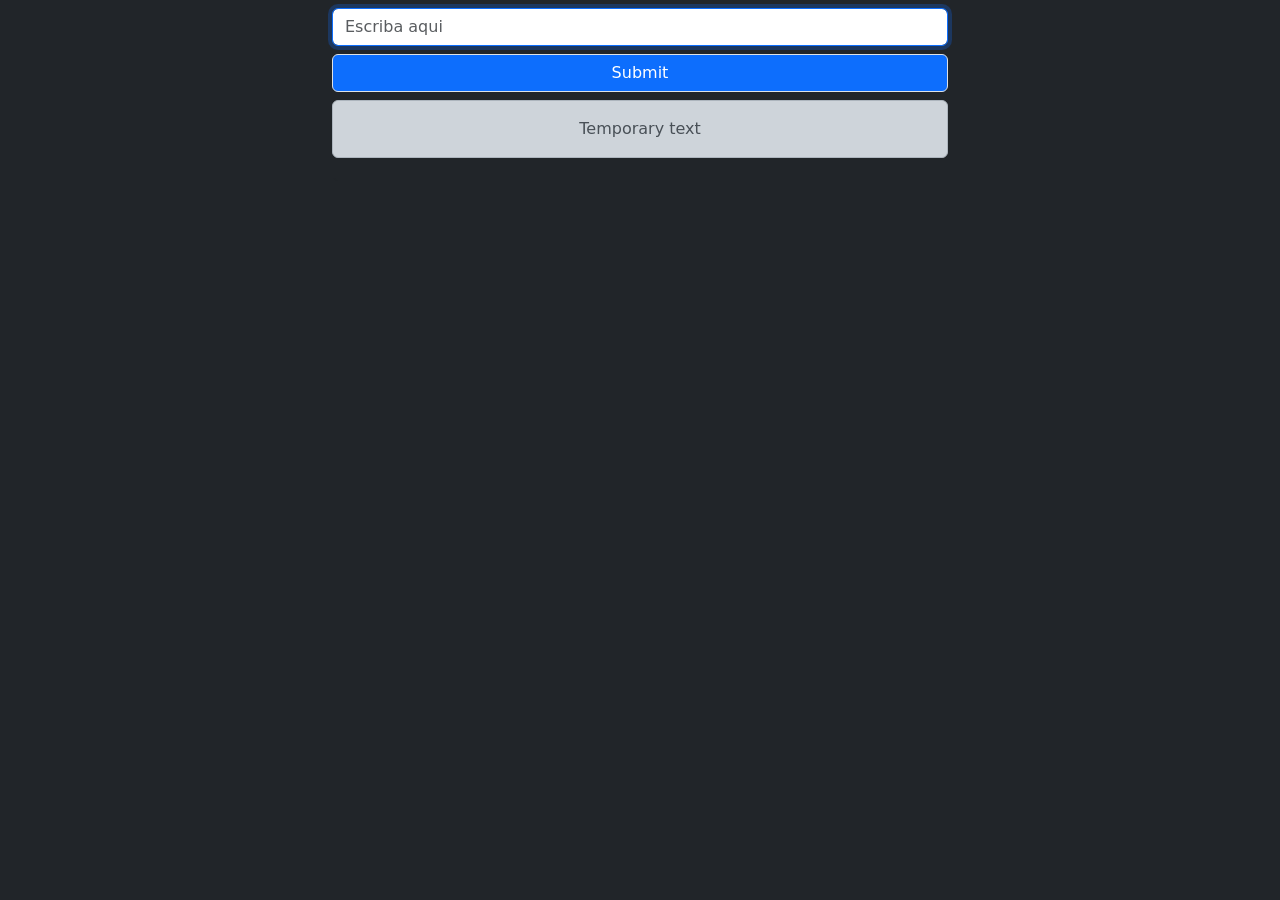
<file: js-challenges/localstorage-exercise1.html>
<!DOCTYPE html>
<html lang="en">
<head>
    <meta charset="UTF-8">
    <meta name="viewport" content="width=device-width, initial-scale=1.0">
    <link href="https://cdn.jsdelivr.net/npm/bootstrap@5.3.3/dist/css/bootstrap.min.css" rel="stylesheet">   
    <title>Document</title>
</head>
<body class="bg-dark">
    <div class="container w-50">
            <form id="input-form" class="d-grid">
                <input 
                id="input-text"
                type="text" 
                placeholder="Escriba aqui"
                class="form-control my-2 border border-primary"
                autofocus>
                <button 
                id="input-submit"
                type="submit"
                class="btn btn-primary border border-secundary mb-2">Submit</button>
        </form>
        <div id="input-display" class="alert alert-dark text-center">
            Temporary text
        </div>`
    </div>
    <script src="./localstorage.js"></script>
</body>
</html>
</file>
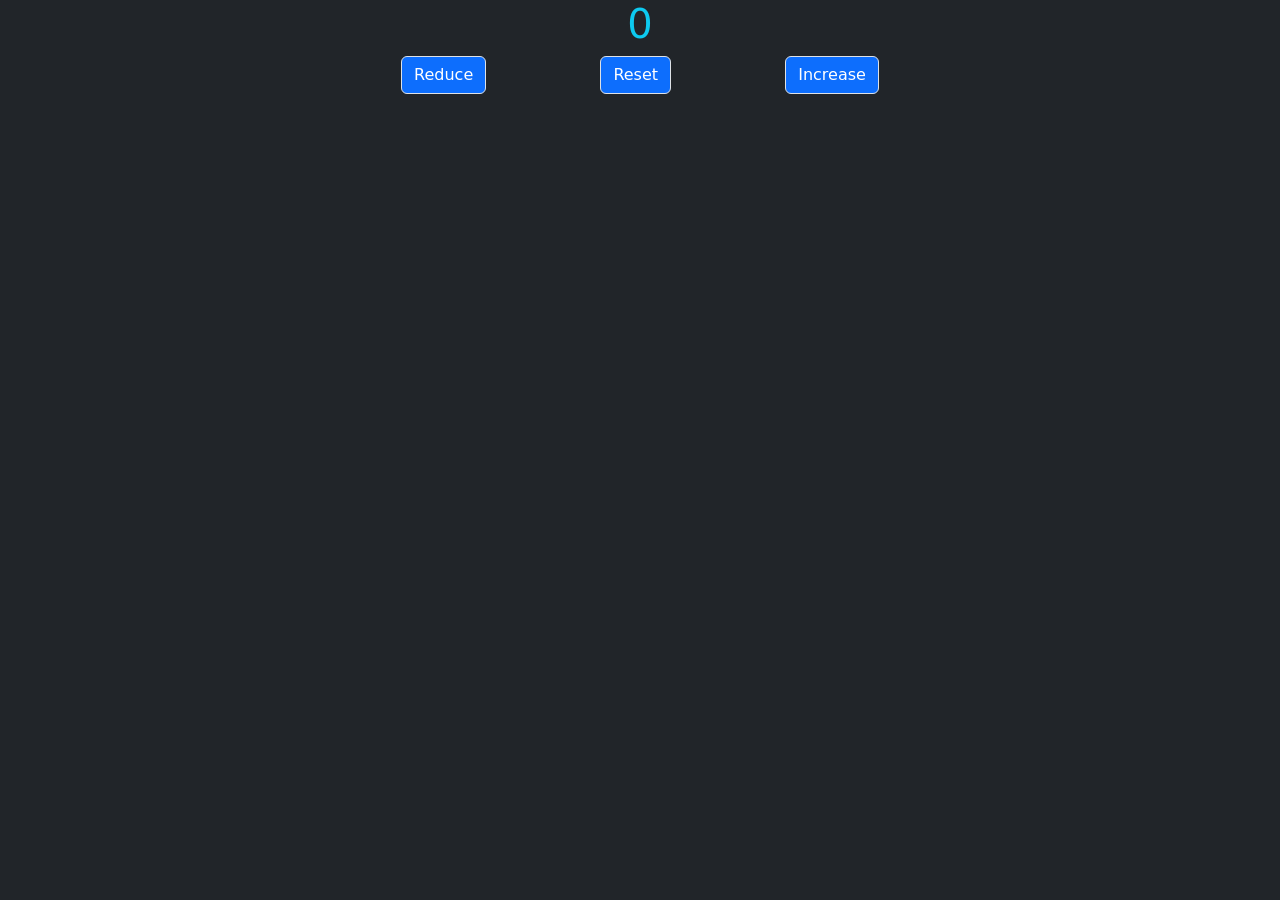
<file: js-challenges/localstorage/ls-exercise2.html>
<!DOCTYPE html>
<html lang="en">
<head>
    <meta charset="UTF-8">
    <meta name="viewport" content="width=device-width, initial-scale=1.0">
    <link href="https://cdn.jsdelivr.net/npm/bootstrap@5.3.3/dist/css/bootstrap.min.css" rel="stylesheet">   
    <title>Counter</title>
</head>
<body class="bg-dark">
    <div class="container w-50">
        <div class="display-container container d-flex justify-content-center">
            <h1 id="display-counter" class="text-info">
                0
            </h1>

        </div>
        <div id="btns-container" class="container d-flex justify-content-around">
            <button id="reduce" type="button" class="d-block btn btn-primary border border-secundary">Reduce</button>
            <button id="reset" type="button" class="d-block btn btn-primary border border-secundary">Reset</button>
            <button id="increase" type="button" class="d-block btn btn-primary border border-secundary">Increase</button>
        </div>
    </div>
    <script src="./ls-exercise2.js"></script>
</body>
</html>
</file>
